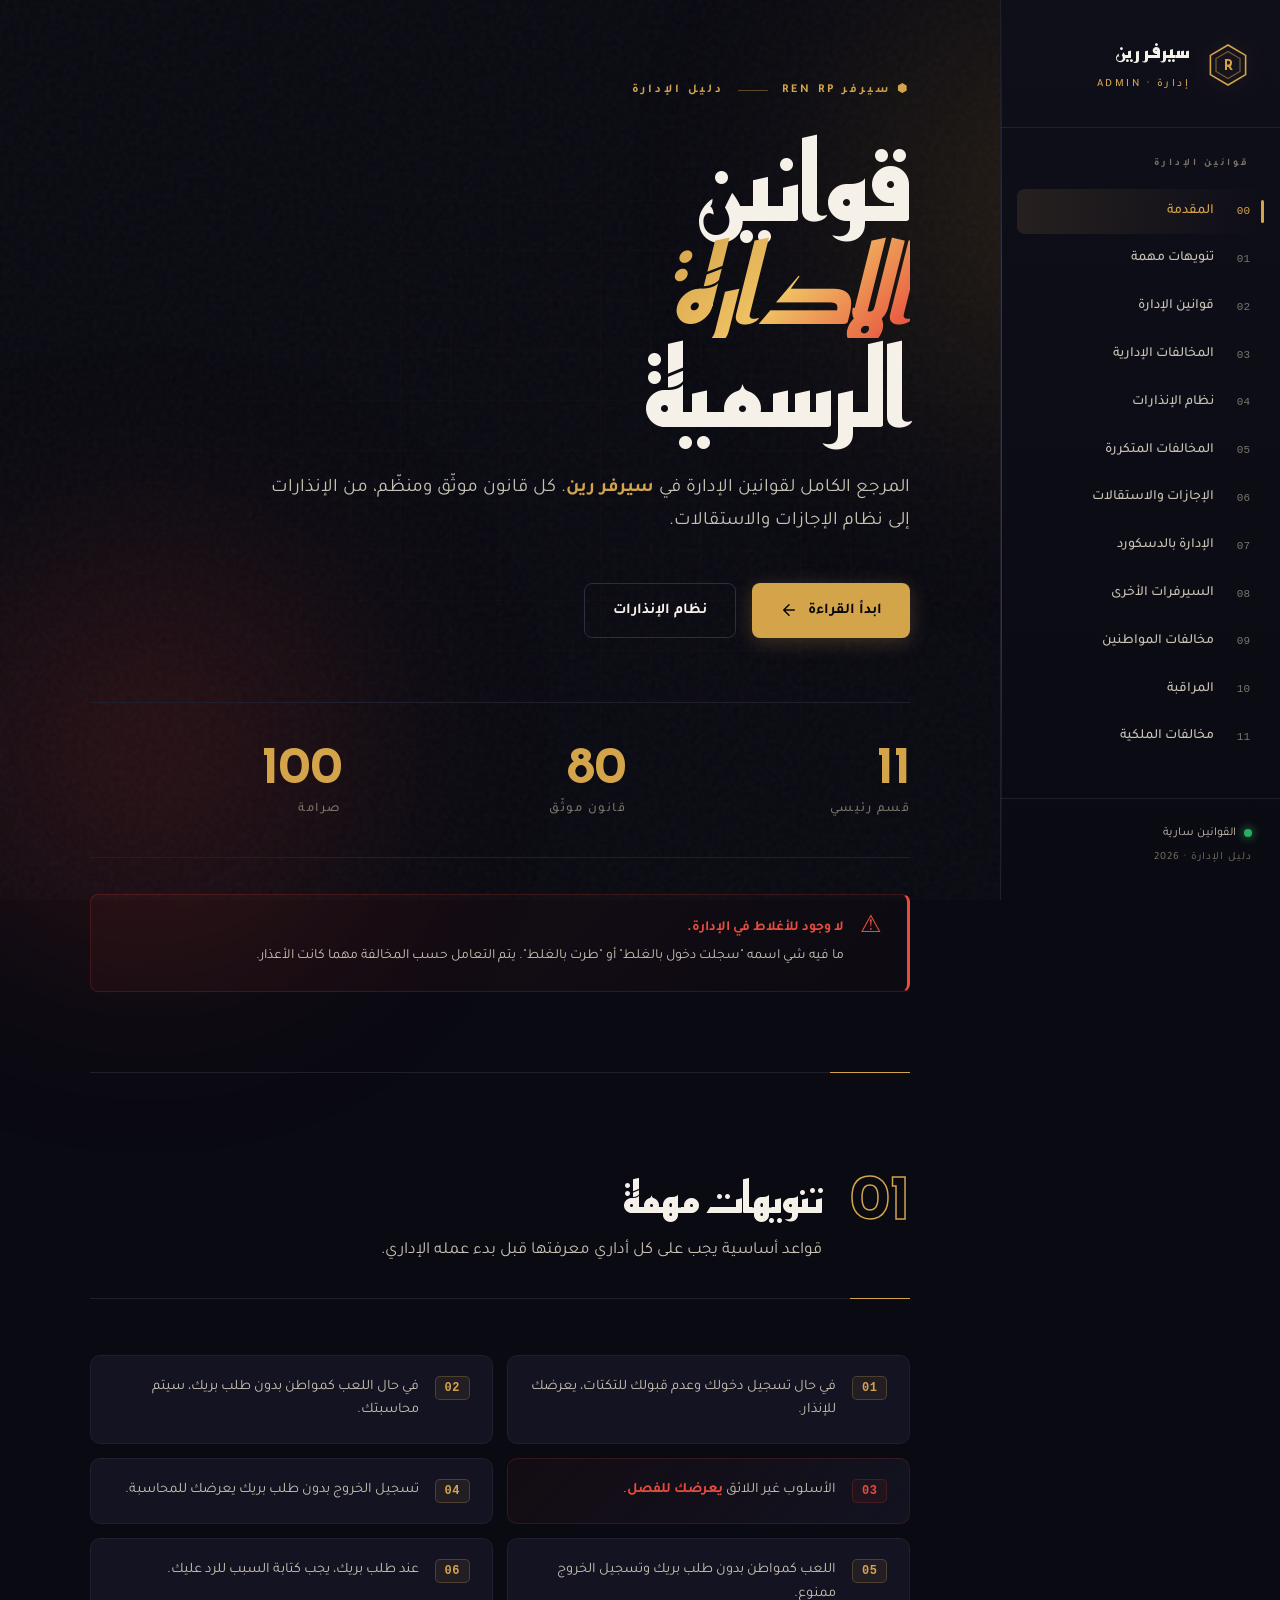
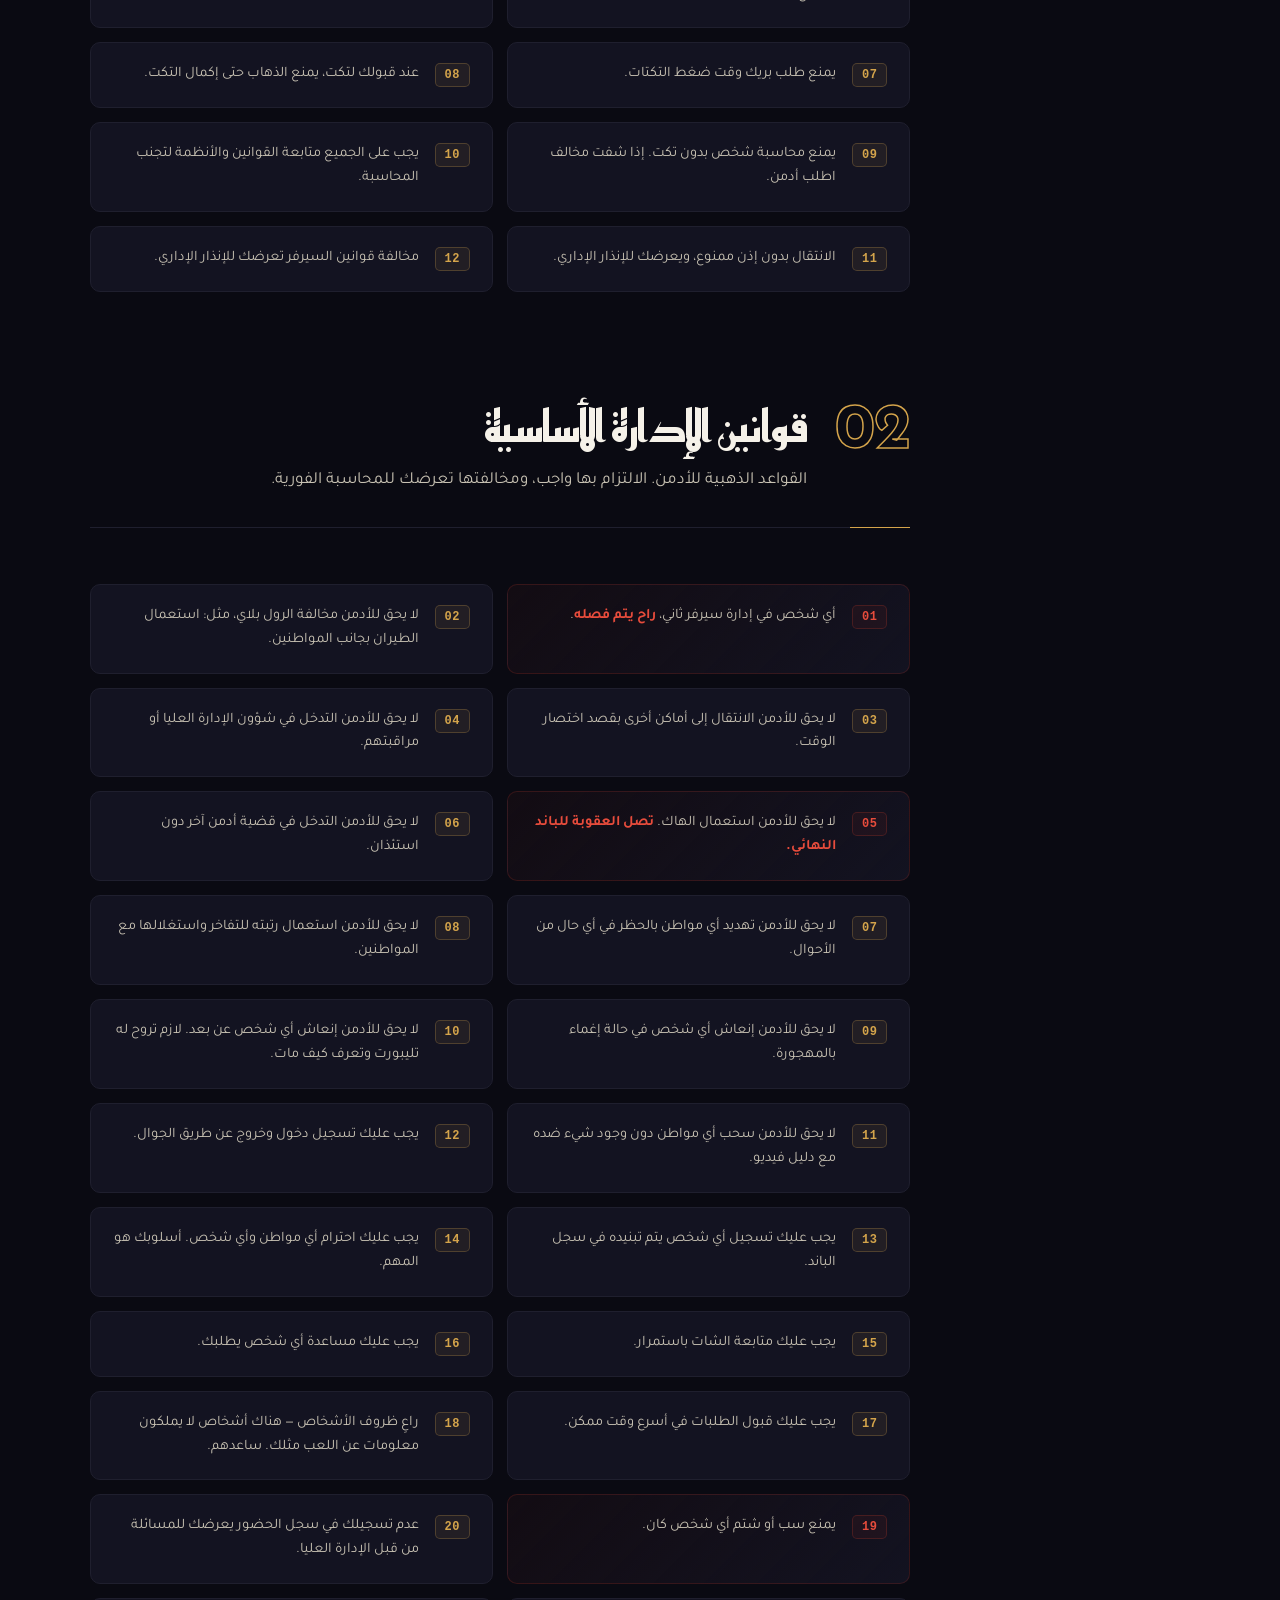
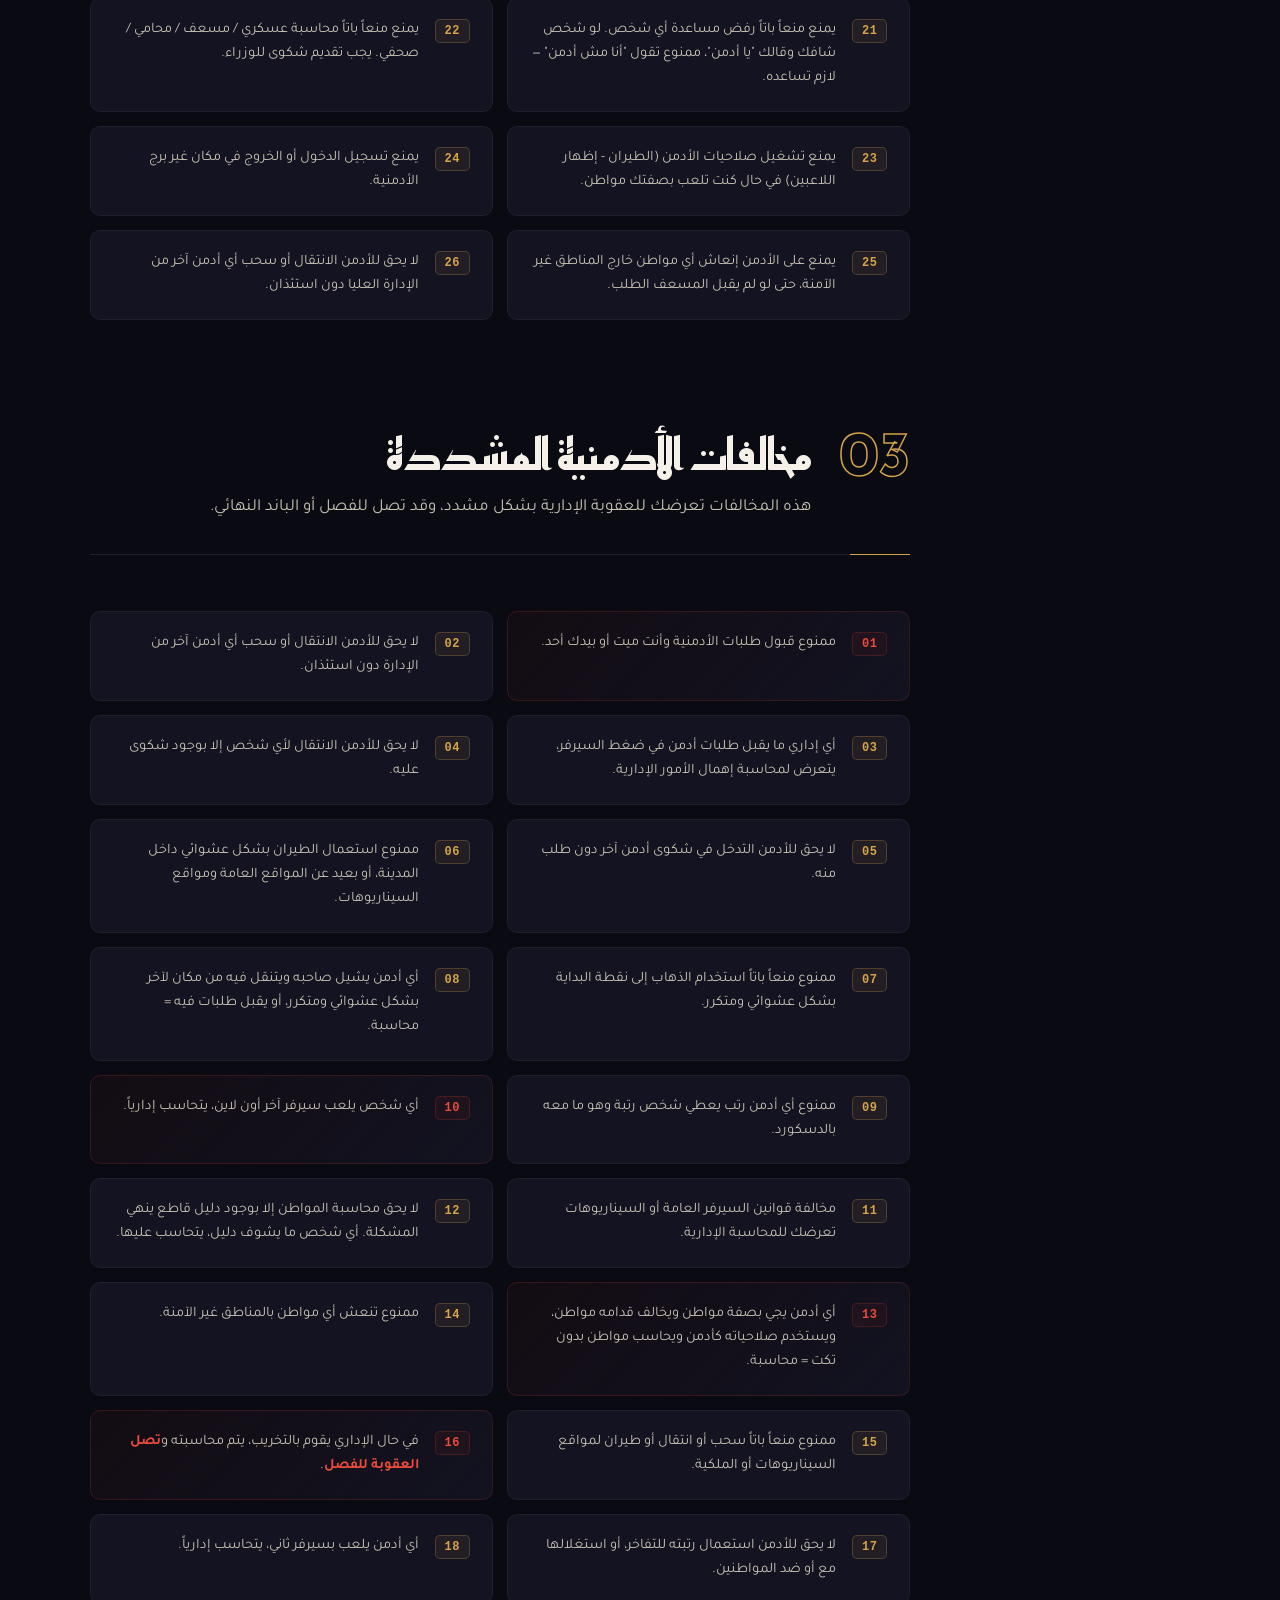
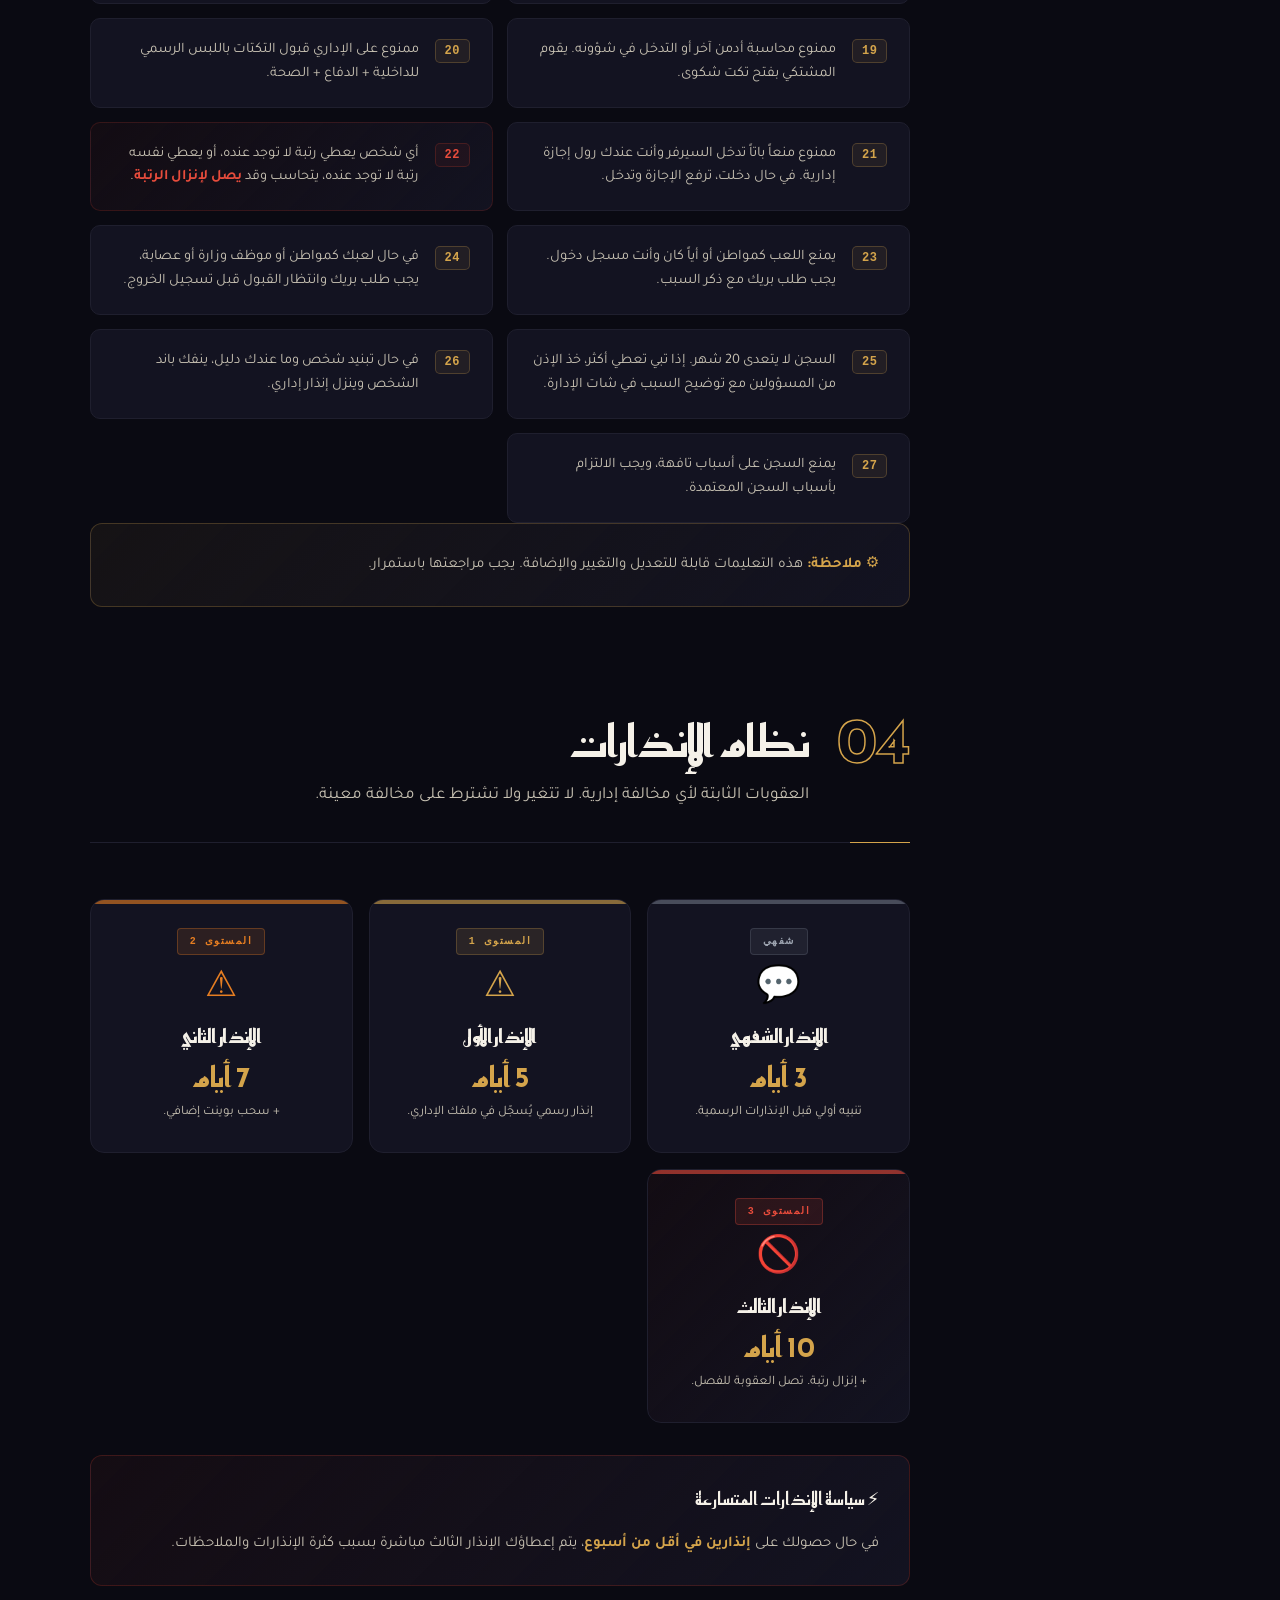
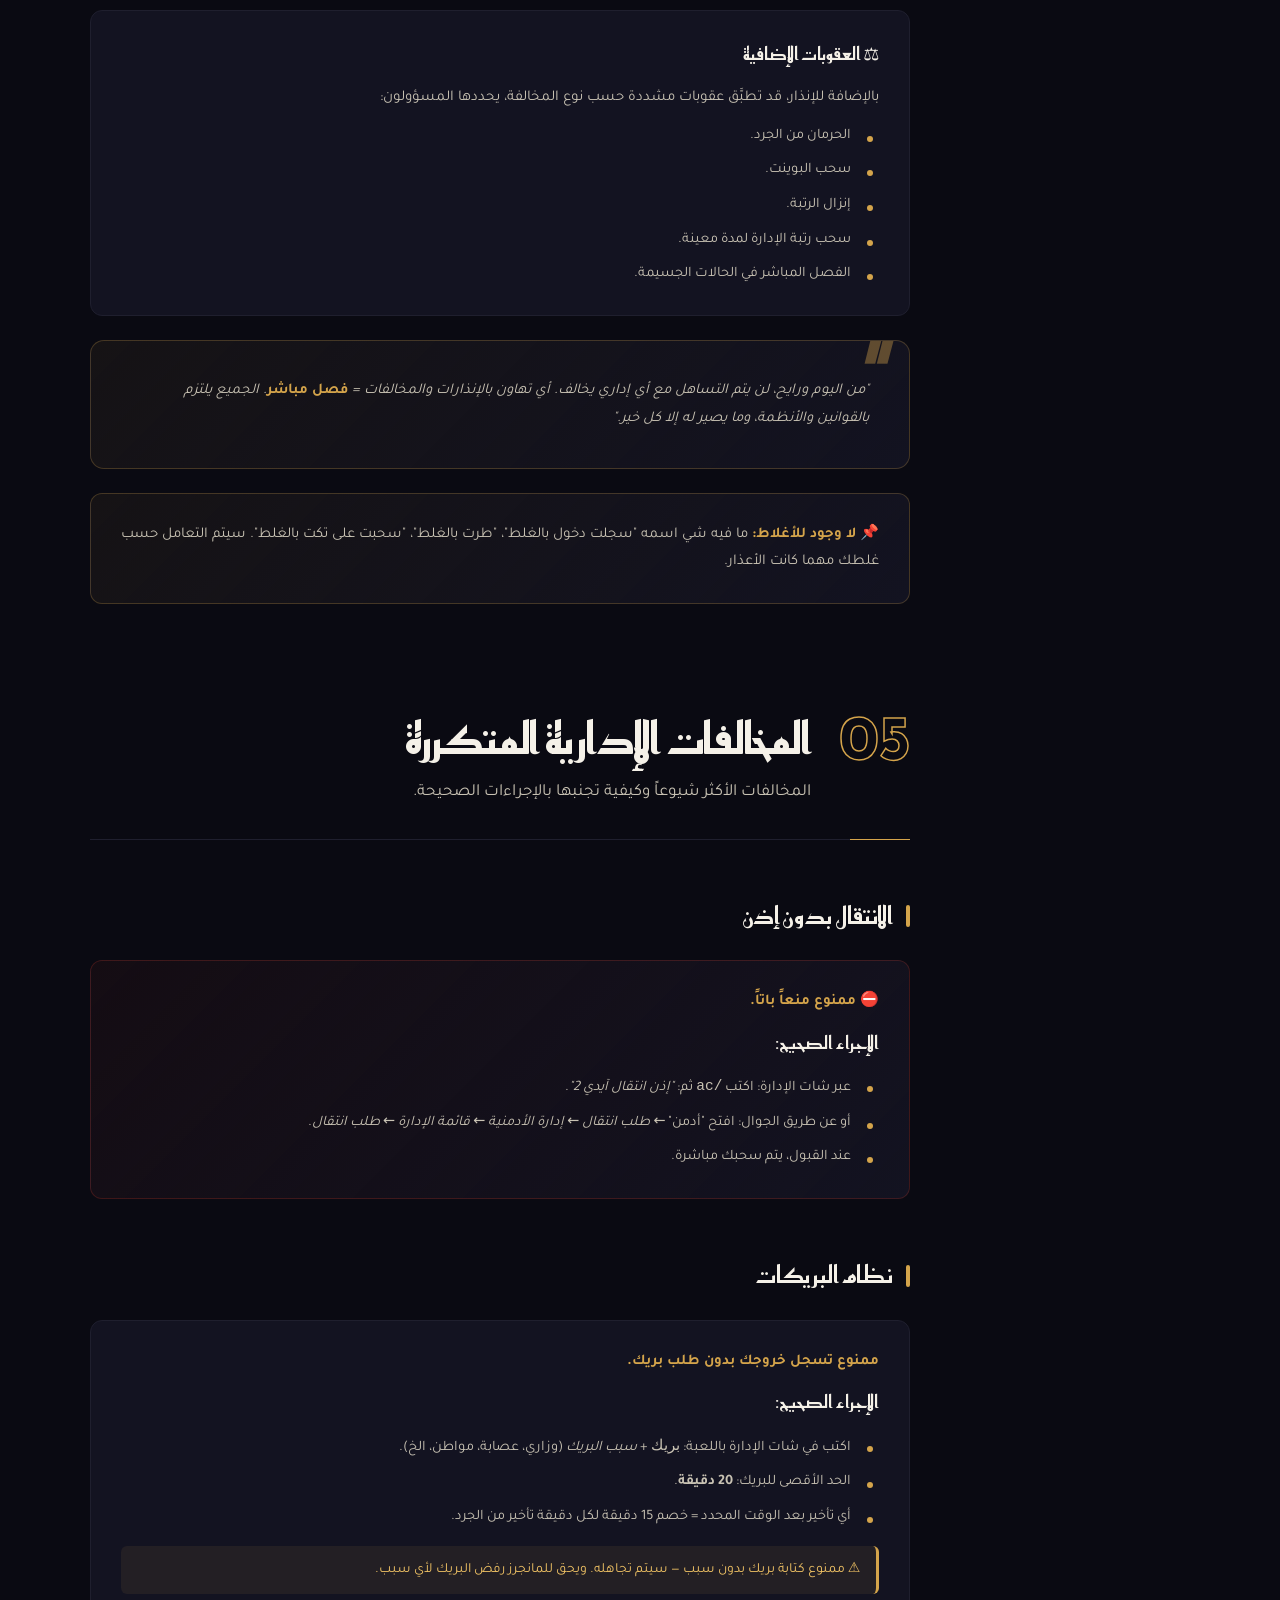
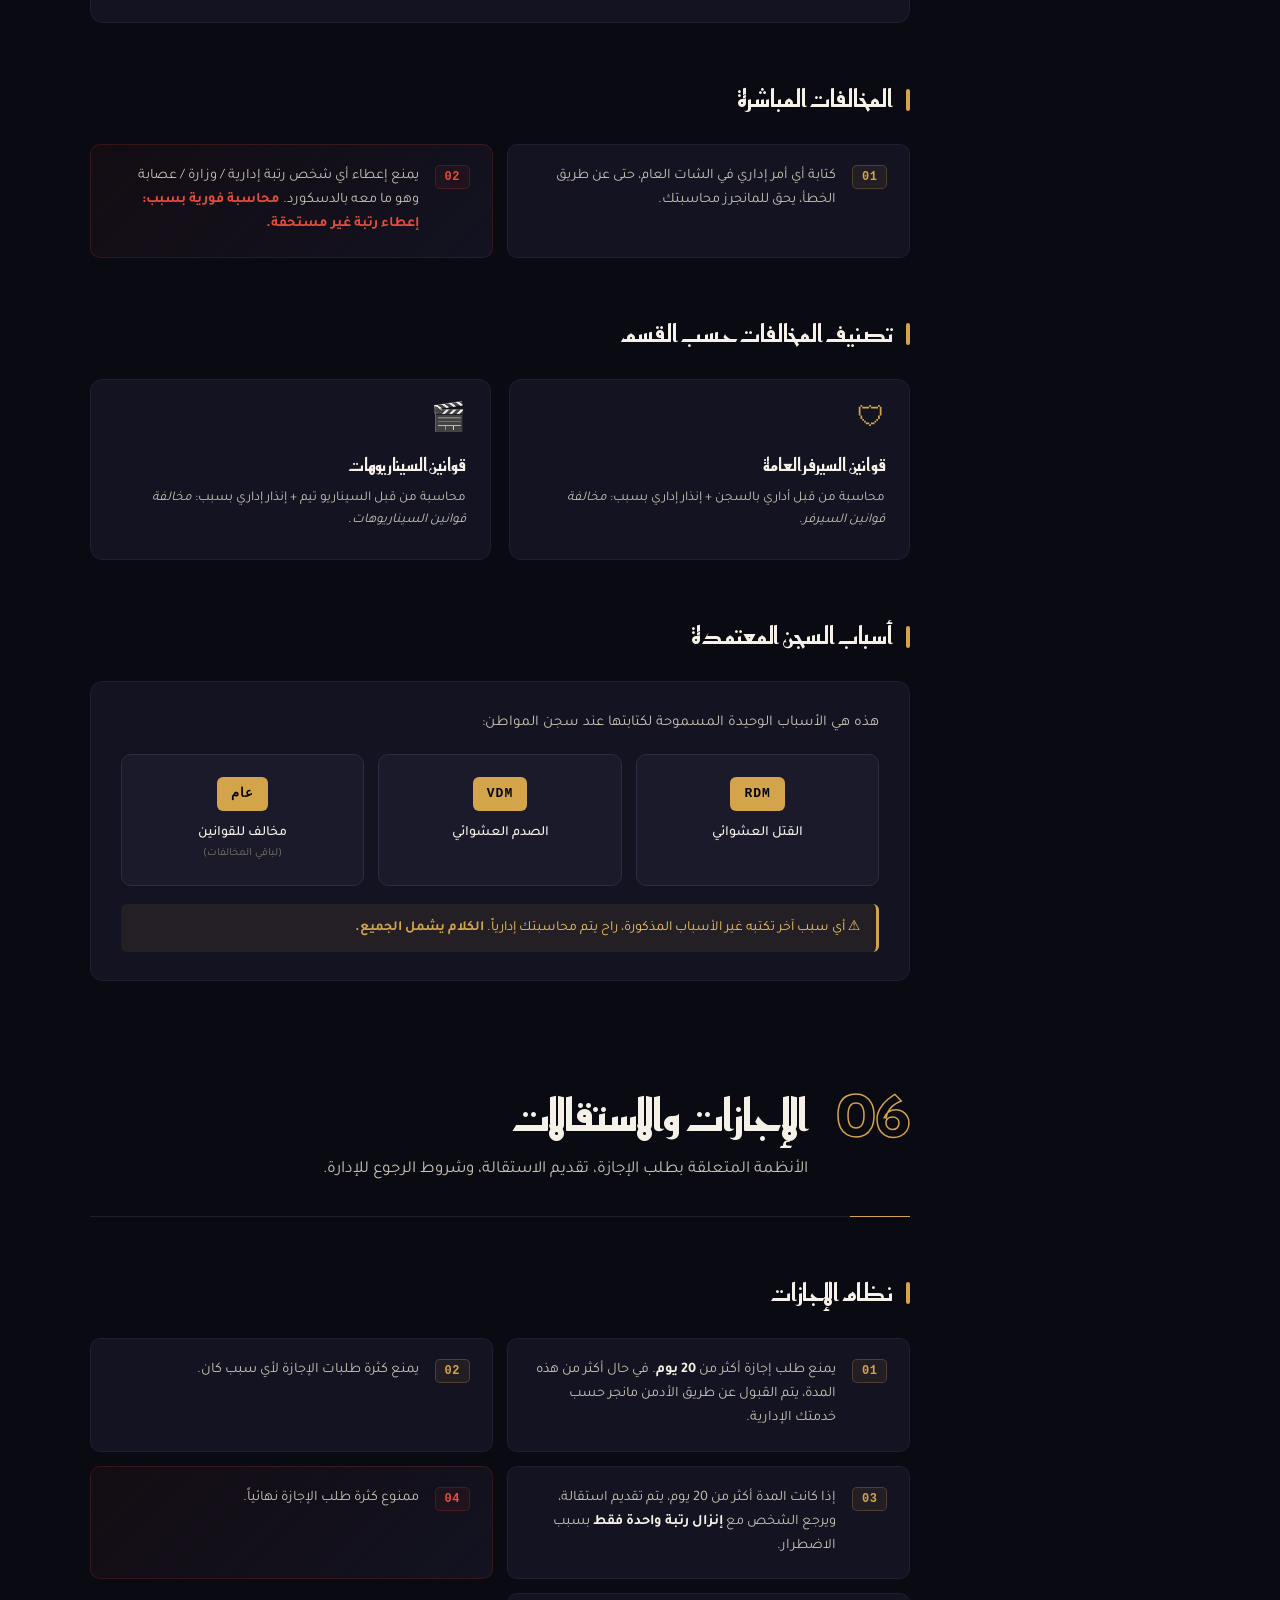
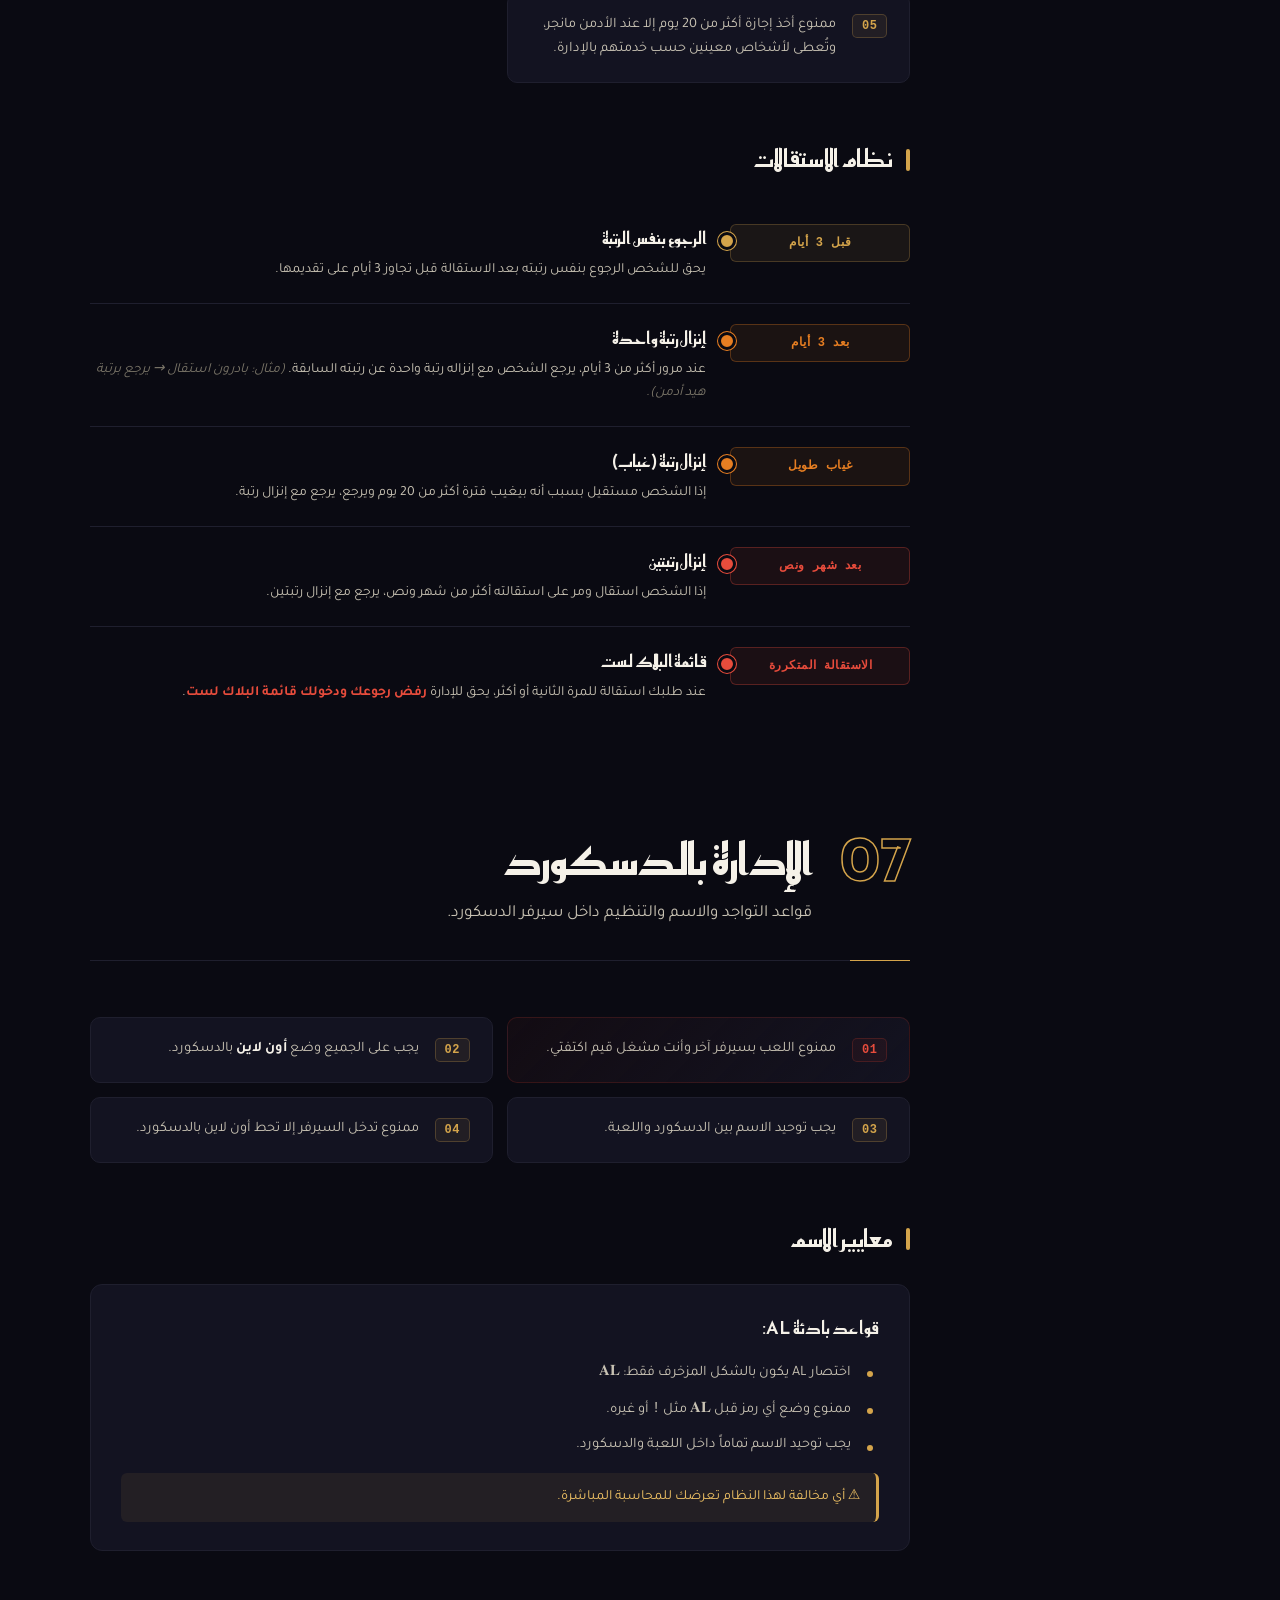
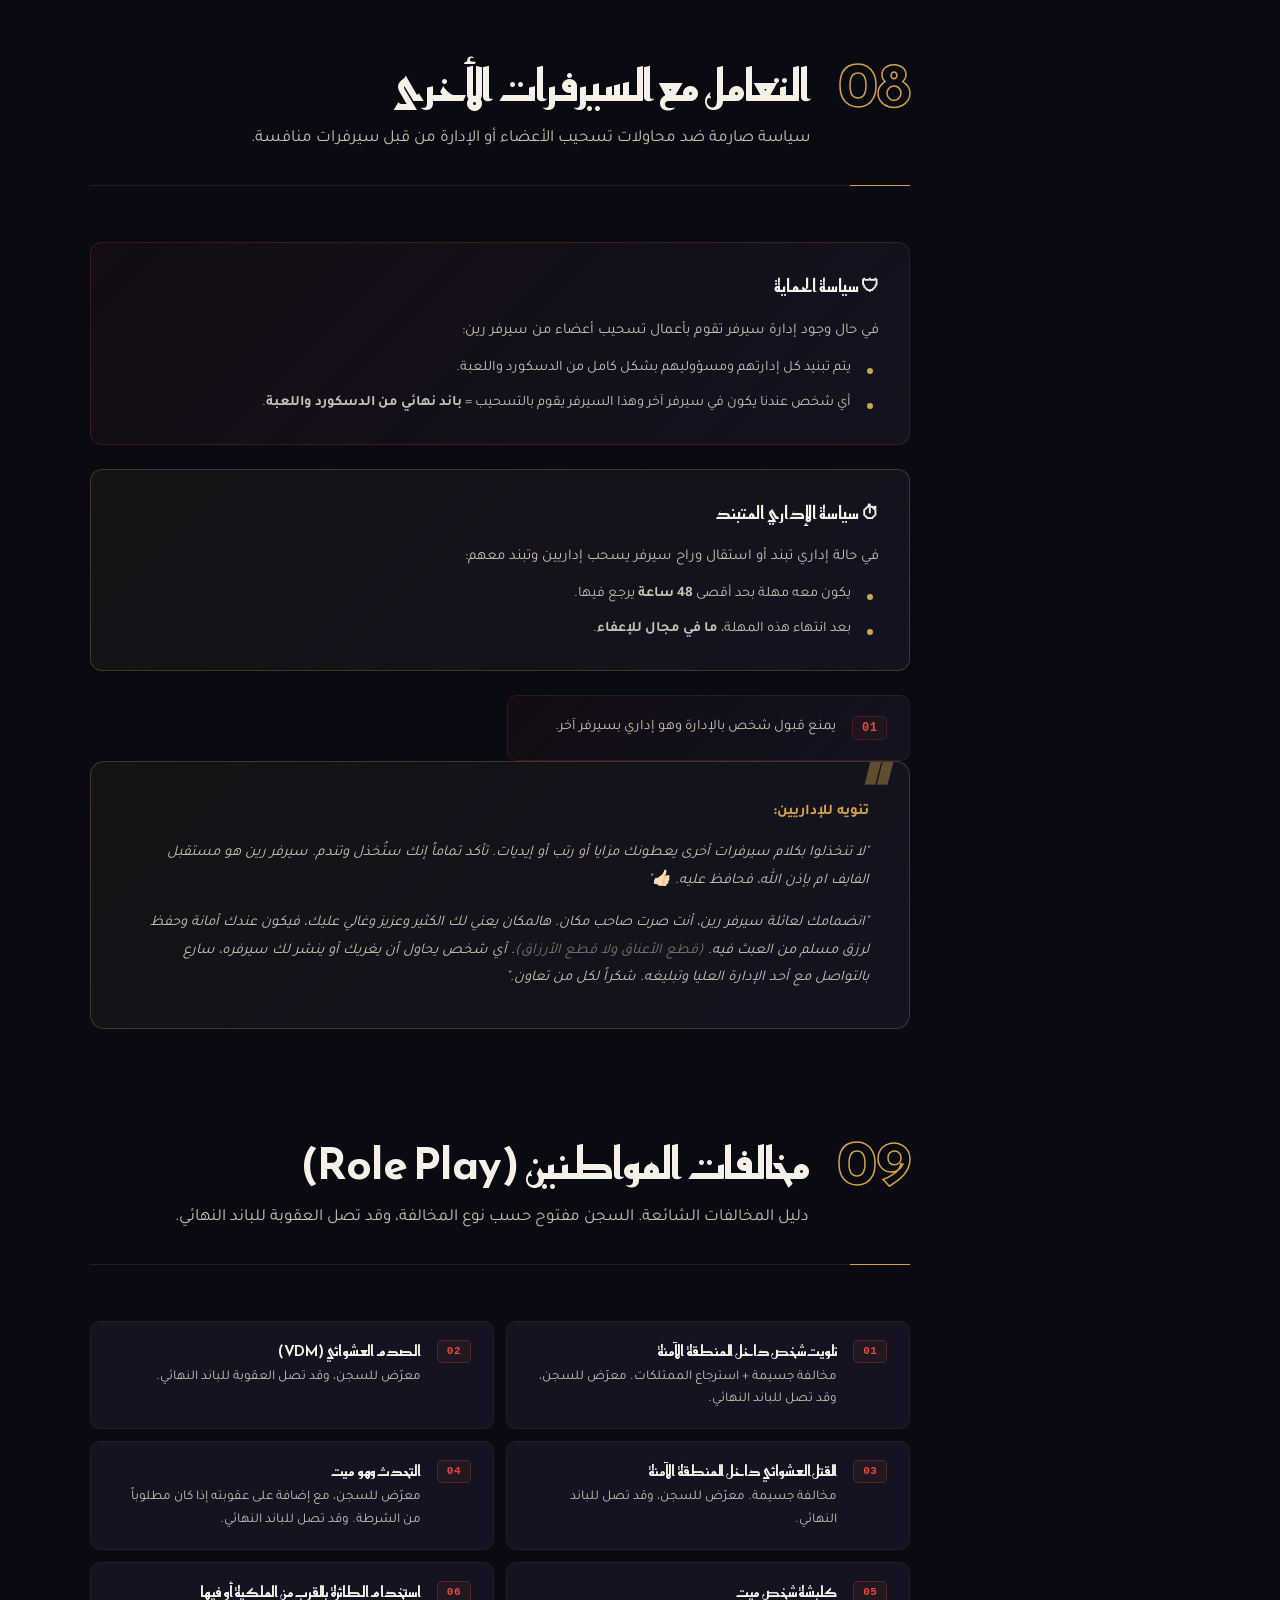
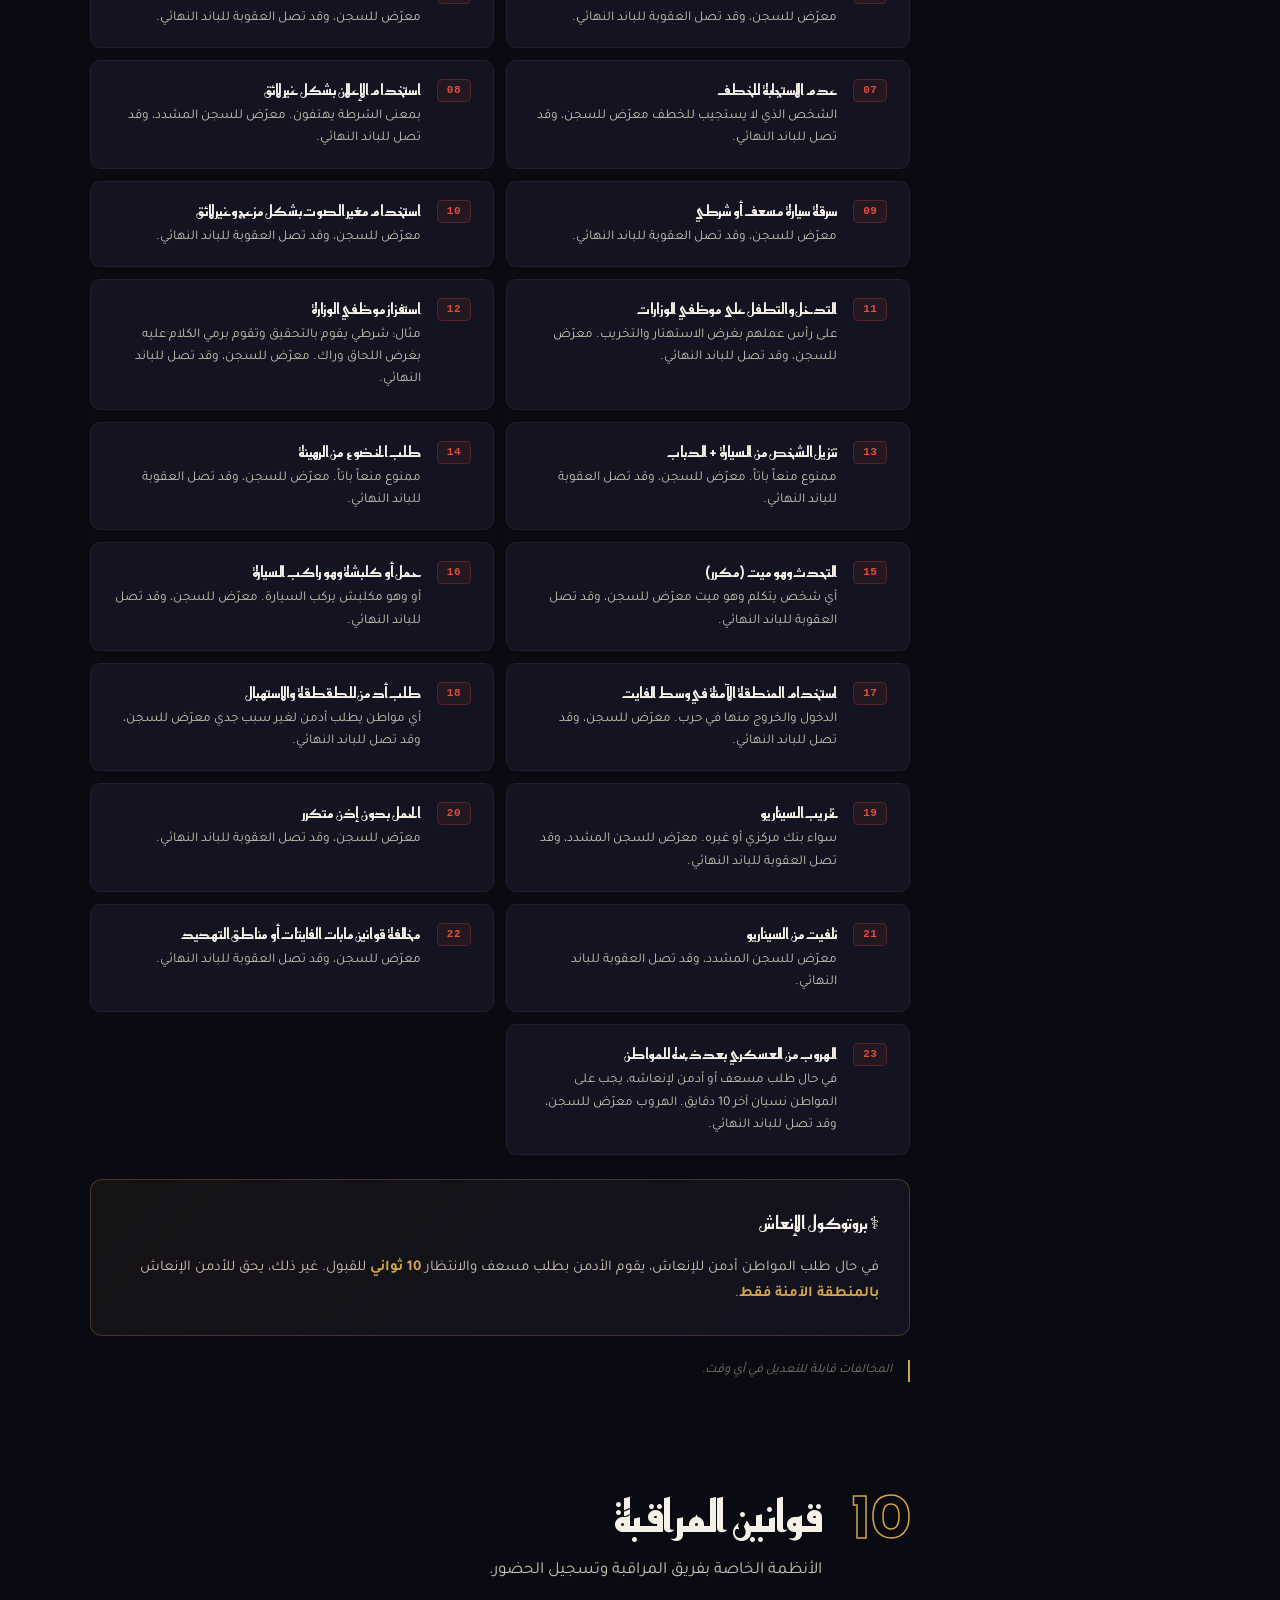
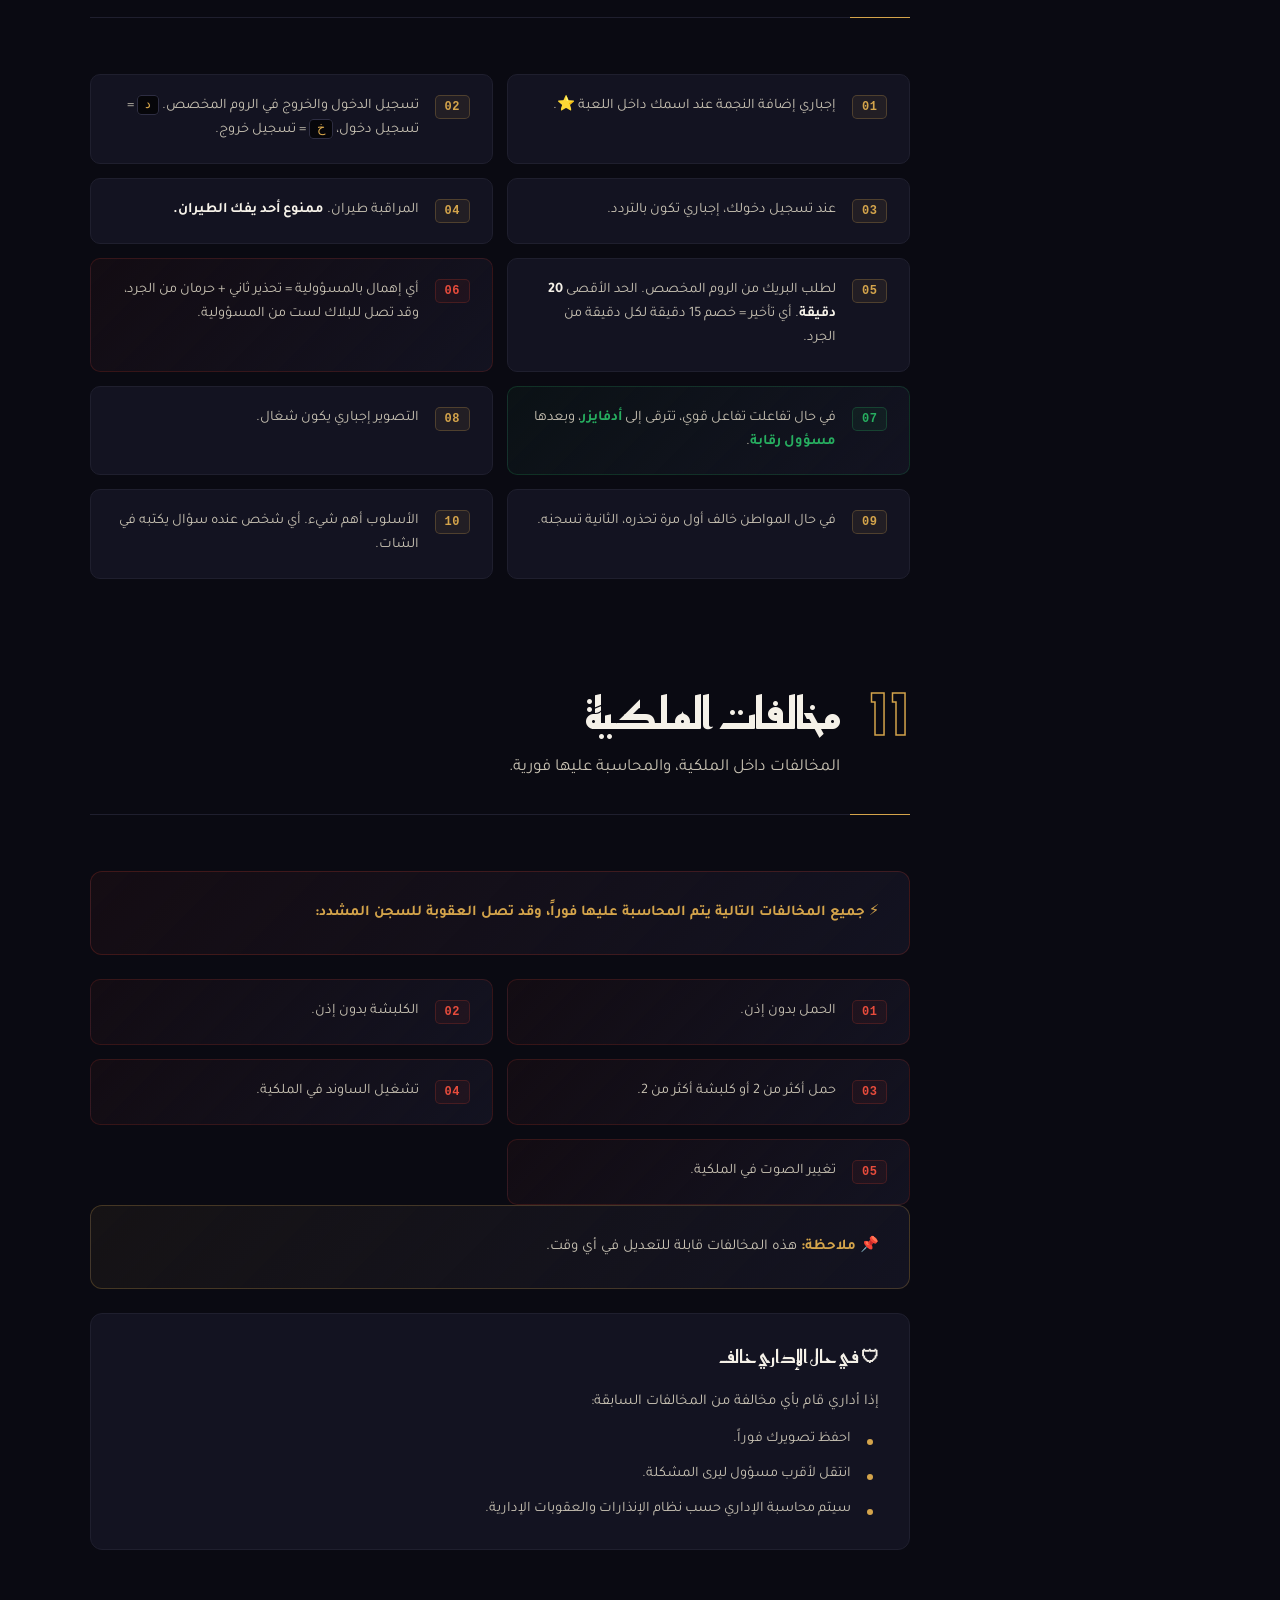
<file: index.html>
<!DOCTYPE html>
<html lang="ar" dir="rtl">
<head>
<meta charset="UTF-8">
<meta name="viewport" content="width=device-width, initial-scale=1.0">
<meta name="description" content="القوانين الإدارية الرسمية لسيرفر رين - REN RP. كل قوانين الإدارة، الإنذارات، الإجازات، والمحاسبات في مكان واحد.">
<meta name="keywords" content="سيرفر رين, REN RP, قوانين الادارة, ادمن, FiveM, RP, رول بلاي">
<meta property="og:title" content="سيرفر رين | قوانين الإدارة">
<meta property="og:description" content="القوانين الإدارية الرسمية لسيرفر رين">
<meta property="og:type" content="website">
<meta name="theme-color" content="#0a0a0f">
<title>سيرفر رين | قوانين الإدارة</title>

<link rel="preconnect" href="https://fonts.googleapis.com">
<link rel="preconnect" href="https://fonts.gstatic.com" crossorigin>
<link href="https://fonts.googleapis.com/css2?family=Tajawal:wght@300;400;500;700;800;900&family=Reem+Kufi:wght@400;500;600;700&family=Cairo:wght@200;300;400;600;700;900&display=swap" rel="stylesheet">

<link rel="stylesheet" href="styles.css">
</head>
<body>

<!-- ░░░░░ خلفية متحركة ░░░░░ -->
<div class="bg-grid" aria-hidden="true"></div>
<div class="bg-glow bg-glow-1" aria-hidden="true"></div>
<div class="bg-glow bg-glow-2" aria-hidden="true"></div>
<div class="bg-noise" aria-hidden="true"></div>

<!-- ░░░░░ شاشة التحميل ░░░░░ -->
<div class="loader" id="loader">
  <div class="loader-inner">
    <div class="loader-logo">
      <span class="loader-letter">س</span>
      <span class="loader-letter">ي</span>
      <span class="loader-letter">ر</span>
      <span class="loader-letter">ف</span>
      <span class="loader-letter">ر</span>
      <span class="loader-letter loader-space"></span>
      <span class="loader-letter">ر</span>
      <span class="loader-letter">ي</span>
      <span class="loader-letter">ن</span>
    </div>
    <div class="loader-bar"><div class="loader-fill"></div></div>
  </div>
</div>

<!-- ░░░░░ زر القائمة (موبايل) ░░░░░ -->
<button class="menu-toggle" id="menuToggle" aria-label="فتح القائمة">
  <span></span><span></span><span></span>
</button>

<!-- ░░░░░ الشريط الجانبي ░░░░░ -->
<aside class="sidebar" id="sidebar">
  <div class="sidebar-brand">
    <div class="brand-mark">
      <svg viewBox="0 0 60 60" fill="none">
        <path d="M30 5 L52 18 L52 42 L30 55 L8 42 L8 18 Z" stroke="currentColor" stroke-width="2" fill="none"/>
        <path d="M30 13 L45 22 L45 38 L30 47 L15 38 L15 22 Z" stroke="currentColor" stroke-width="1.5" fill="none" opacity="0.5"/>
        <text x="30" y="36" text-anchor="middle" font-family="Reem Kufi" font-weight="700" font-size="18" fill="currentColor">R</text>
      </svg>
    </div>
    <div class="brand-text">
      <h1 class="brand-title">سيرفر رين</h1>
      <span class="brand-sub">إدارة · ADMIN</span>
    </div>
  </div>

  <nav class="sidebar-nav">
    <div class="nav-label">قوانين الإدارة</div>
    <ul>
      <li><a href="#intro" class="nav-link active"><span class="nav-num">00</span><span>المقدمة</span></a></li>
      <li><a href="#notes" class="nav-link"><span class="nav-num">01</span><span>تنويهات مهمة</span></a></li>
      <li><a href="#admin-rules" class="nav-link"><span class="nav-num">02</span><span>قوانين الإدارة</span></a></li>
      <li><a href="#violations" class="nav-link"><span class="nav-num">03</span><span>المخالفات الإدارية</span></a></li>
      <li><a href="#warnings" class="nav-link"><span class="nav-num">04</span><span>نظام الإنذارات</span></a></li>
      <li><a href="#breaks" class="nav-link"><span class="nav-num">05</span><span>المخالفات المتكررة</span></a></li>
      <li><a href="#vacations" class="nav-link"><span class="nav-num">06</span><span>الإجازات والاستقالات</span></a></li>
      <li><a href="#discord" class="nav-link"><span class="nav-num">07</span><span>الإدارة بالدسكورد</span></a></li>
      <li><a href="#external" class="nav-link"><span class="nav-num">08</span><span>السيرفرات الأخرى</span></a></li>
      <li><a href="#citizens" class="nav-link"><span class="nav-num">09</span><span>مخالفات المواطنين</span></a></li>
      <li><a href="#monitoring" class="nav-link"><span class="nav-num">10</span><span>المراقبة</span></a></li>
      <li><a href="#property" class="nav-link"><span class="nav-num">11</span><span>مخالفات الملكية</span></a></li>
    </ul>
  </nav>

  <div class="sidebar-foot">
    <div class="foot-status">
      <span class="status-dot"></span>
      <span>القوانين سارية</span>
    </div>
    <div class="foot-version">دليل الإدارة · 2026</div>
  </div>
</aside>

<!-- ░░░░░ المحتوى الرئيسي ░░░░░ -->
<main class="main">

  <!-- ═══════ الهيرو ═══════ -->
  <section class="hero" id="intro">
    <div class="hero-meta">
      <span class="hero-tag">⬢ سيرفر REN RP</span>
      <span class="hero-divider"></span>
      <span class="hero-tag">دليل الإدارة</span>
    </div>

    <h1 class="hero-title">
      <span class="title-line">قوانين</span>
      <span class="title-line title-accent">الإدارة</span>
      <span class="title-line">الرسمية</span>
    </h1>

    <p class="hero-desc">
      المرجع الكامل لقوانين الإدارة في <strong>سيرفر رين</strong>. كل قانون موثّق ومنظّم، من الإنذارات إلى نظام الإجازات والاستقالات.
    </p>

    <div class="hero-actions">
      <a href="#admin-rules" class="btn btn-primary">
        <span>ابدأ القراءة</span>
        <svg width="18" height="18" viewBox="0 0 24 24" fill="none"><path d="M19 12H5M12 19l-7-7 7-7" stroke="currentColor" stroke-width="2" stroke-linecap="round" stroke-linejoin="round"/></svg>
      </a>
      <a href="#warnings" class="btn btn-ghost">نظام الإنذارات</a>
    </div>

    <div class="hero-stats">
      <div class="stat">
        <div class="stat-num" data-count="11">0</div>
        <div class="stat-label">قسم رئيسي</div>
      </div>
      <div class="stat">
        <div class="stat-num" data-count="80">0</div>
        <div class="stat-label">قانون موثّق</div>
      </div>
      <div class="stat">
        <div class="stat-num" data-count="100">0</div>
        <div class="stat-label" data-suffix="%">صرامة</div>
      </div>
    </div>

    <div class="hero-warning">
      <div class="warn-icon">⚠</div>
      <div>
        <strong>لا وجود للأغلاط في الإدارة.</strong>
        ما فيه شي اسمه "سجلت دخول بالغلط" أو "طرت بالغلط". يتم التعامل حسب المخالفة مهما كانت الأعذار.
      </div>
    </div>
  </section>

  <!-- ═══════ القسم 01: تنويهات مهمة ═══════ -->
  <section class="section" id="notes">
    <div class="section-head">
      <div class="section-num">01</div>
      <div>
        <h2 class="section-title">تنويهات مهمة</h2>
        <p class="section-sub">قواعد أساسية يجب على كل أداري معرفتها قبل بدء عمله الإداري.</p>
      </div>
    </div>

    <div class="rules-grid">
      <article class="rule"><div class="rule-num">01</div><p>في حال تسجيل دخولك وعدم قبولك للتكتات، يعرضك للإنذار.</p></article>
      <article class="rule"><div class="rule-num">02</div><p>في حال اللعب كمواطن بدون طلب بريك، سيتم محاسبتك.</p></article>
      <article class="rule danger"><div class="rule-num">03</div><p>الأسلوب غير اللائق <strong>يعرضك للفصل</strong>.</p></article>
      <article class="rule"><div class="rule-num">04</div><p>تسجيل الخروج بدون طلب بريك يعرضك للمحاسبة.</p></article>
      <article class="rule"><div class="rule-num">05</div><p>اللعب كمواطن بدون طلب بريك وتسجيل الخروج ممنوع.</p></article>
      <article class="rule"><div class="rule-num">06</div><p>عند طلب بريك، يجب كتابة السبب للرد عليك.</p></article>
      <article class="rule"><div class="rule-num">07</div><p>يمنع طلب بريك وقت ضغط التكتات.</p></article>
      <article class="rule"><div class="rule-num">08</div><p>عند قبولك لتكت، يمنع الذهاب حتى إكمال التكت.</p></article>
      <article class="rule"><div class="rule-num">09</div><p>يمنع محاسبة شخص بدون تكت. إذا شفت مخالف اطلب أدمن.</p></article>
      <article class="rule"><div class="rule-num">10</div><p>يجب على الجميع متابعة القوانين والأنظمة لتجنب المحاسبة.</p></article>
      <article class="rule"><div class="rule-num">11</div><p>الانتقال بدون إذن ممنوع، ويعرضك للإنذار الإداري.</p></article>
      <article class="rule"><div class="rule-num">12</div><p>مخالفة قوانين السيرفر تعرضك للإنذار الإداري.</p></article>
    </div>
  </section>

  <!-- ═══════ القسم 02: قوانين الإدارة الأساسية ═══════ -->
  <section class="section" id="admin-rules">
    <div class="section-head">
      <div class="section-num">02</div>
      <div>
        <h2 class="section-title">قوانين الإدارة الأساسية</h2>
        <p class="section-sub">القواعد الذهبية للأدمن. الالتزام بها واجب، ومخالفتها تعرضك للمحاسبة الفورية.</p>
      </div>
    </div>

    <div class="rules-grid">
      <article class="rule danger"><div class="rule-num">01</div><p>أي شخص في إدارة سيرفر ثاني، <strong>راح يتم فصله</strong>.</p></article>
      <article class="rule"><div class="rule-num">02</div><p>لا يحق للأدمن مخالفة الرول بلاي، مثل: استعمال الطيران بجانب المواطنين.</p></article>
      <article class="rule"><div class="rule-num">03</div><p>لا يحق للأدمن الانتقال إلى أماكن أخرى بقصد اختصار الوقت.</p></article>
      <article class="rule"><div class="rule-num">04</div><p>لا يحق للأدمن التدخل في شؤون الإدارة العليا أو مراقبتهم.</p></article>
      <article class="rule danger"><div class="rule-num">05</div><p>لا يحق للأدمن استعمال الهاك. <strong>تصل العقوبة للباند النهائي.</strong></p></article>
      <article class="rule"><div class="rule-num">06</div><p>لا يحق للأدمن التدخل في قضية أدمن آخر دون استئذان.</p></article>
      <article class="rule"><div class="rule-num">07</div><p>لا يحق للأدمن تهديد أي مواطن بالحظر في أي حال من الأحوال.</p></article>
      <article class="rule"><div class="rule-num">08</div><p>لا يحق للأدمن استعمال رتبته للتفاخر واستغلالها مع المواطنين.</p></article>
      <article class="rule"><div class="rule-num">09</div><p>لا يحق للأدمن إنعاش أي شخص في حالة إغماء بالمهجورة.</p></article>
      <article class="rule"><div class="rule-num">10</div><p>لا يحق للأدمن إنعاش أي شخص عن بعد. لازم تروح له تليبورت وتعرف كيف مات.</p></article>
      <article class="rule"><div class="rule-num">11</div><p>لا يحق للأدمن سحب أي مواطن دون وجود شيء ضده مع دليل فيديو.</p></article>
      <article class="rule"><div class="rule-num">12</div><p>يجب عليك تسجيل دخول وخروج عن طريق الجوال.</p></article>
      <article class="rule"><div class="rule-num">13</div><p>يجب عليك تسجيل أي شخص يتم تبنيده في سجل الباند.</p></article>
      <article class="rule"><div class="rule-num">14</div><p>يجب عليك احترام أي مواطن وأي شخص. أسلوبك هو المهم.</p></article>
      <article class="rule"><div class="rule-num">15</div><p>يجب عليك متابعة الشات باستمرار.</p></article>
      <article class="rule"><div class="rule-num">16</div><p>يجب عليك مساعدة أي شخص يطلبك.</p></article>
      <article class="rule"><div class="rule-num">17</div><p>يجب عليك قبول الطلبات في أسرع وقت ممكن.</p></article>
      <article class="rule"><div class="rule-num">18</div><p>راعِ ظروف الأشخاص — هناك أشخاص لا يملكون معلومات عن اللعب مثلك. ساعدهم.</p></article>
      <article class="rule danger"><div class="rule-num">19</div><p>يمنع سب أو شتم أي شخص كان.</p></article>
      <article class="rule"><div class="rule-num">20</div><p>عدم تسجيلك في سجل الحضور يعرضك للمسائلة من قبل الإدارة العليا.</p></article>
      <article class="rule"><div class="rule-num">21</div><p>يمنع منعاً باتاً رفض مساعدة أي شخص. لو شخص شافك وقالك "يا أدمن"، ممنوع تقول "أنا مش أدمن" — لازم تساعده.</p></article>
      <article class="rule"><div class="rule-num">22</div><p>يمنع منعاً باتاً محاسبة عسكري / مسعف / محامي / صحفي. يجب تقديم شكوى للوزراء.</p></article>
      <article class="rule"><div class="rule-num">23</div><p>يمنع تشغيل صلاحيات الأدمن (الطيران - إظهار اللاعبين) في حال كنت تلعب بصفتك مواطن.</p></article>
      <article class="rule"><div class="rule-num">24</div><p>يمنع تسجيل الدخول أو الخروج في مكان غير برج الأدمنية.</p></article>
      <article class="rule"><div class="rule-num">25</div><p>يمنع على الأدمن إنعاش أي مواطن خارج المناطق غير الآمنة، حتى لو لم يقبل المسعف الطلب.</p></article>
      <article class="rule"><div class="rule-num">26</div><p>لا يحق للأدمن الانتقال أو سحب أي أدمن آخر من الإدارة العليا دون استئذان.</p></article>
    </div>
  </section>

  <!-- ═══════ القسم 03: المخالفات الإدارية المشددة ═══════ -->
  <section class="section" id="violations">
    <div class="section-head">
      <div class="section-num">03</div>
      <div>
        <h2 class="section-title">مخالفات الأدمنية المشددة</h2>
        <p class="section-sub">هذه المخالفات تعرضك للعقوبة الإدارية بشكل مشدد، وقد تصل للفصل أو الباند النهائي.</p>
      </div>
    </div>

    <div class="rules-grid">
      <article class="rule danger"><div class="rule-num">01</div><p>ممنوع قبول طلبات الأدمنية وأنت ميت أو بيدك أحد.</p></article>
      <article class="rule"><div class="rule-num">02</div><p>لا يحق للأدمن الانتقال أو سحب أي أدمن آخر من الإدارة دون استئذان.</p></article>
      <article class="rule"><div class="rule-num">03</div><p>أي إداري ما يقبل طلبات أدمن في ضغط السيرفر، يتعرض لمحاسبة إهمال الأمور الإدارية.</p></article>
      <article class="rule"><div class="rule-num">04</div><p>لا يحق للأدمن الانتقال لأي شخص إلا بوجود شكوى عليه.</p></article>
      <article class="rule"><div class="rule-num">05</div><p>لا يحق للأدمن التدخل في شكوى أدمن آخر دون طلب منه.</p></article>
      <article class="rule"><div class="rule-num">06</div><p>ممنوع استعمال الطيران بشكل عشوائي داخل المدينة، أو بعيد عن المواقع العامة ومواقع السيناريوهات.</p></article>
      <article class="rule"><div class="rule-num">07</div><p>ممنوع منعاً باتاً استخدام الذهاب إلى نقطة البداية بشكل عشوائي ومتكرر.</p></article>
      <article class="rule"><div class="rule-num">08</div><p>أي أدمن يشيل صاحبه ويتنقل فيه من مكان لآخر بشكل عشوائي ومتكرر، أو يقبل طلبات فيه = محاسبة.</p></article>
      <article class="rule"><div class="rule-num">09</div><p>ممنوع أي أدمن رتب يعطي شخص رتبة وهو ما معه بالدسكورد.</p></article>
      <article class="rule danger"><div class="rule-num">10</div><p>أي شخص يلعب سيرفر آخر أون لاين، يتحاسب إدارياً.</p></article>
      <article class="rule"><div class="rule-num">11</div><p>مخالفة قوانين السيرفر العامة أو السيناريوهات تعرضك للمحاسبة الإدارية.</p></article>
      <article class="rule"><div class="rule-num">12</div><p>لا يحق محاسبة المواطن إلا بوجود دليل قاطع ينهي المشكلة. أي شخص ما يشوف دليل، يتحاسب عليها.</p></article>
      <article class="rule danger"><div class="rule-num">13</div><p>أي أدمن يجي بصفة مواطن ويخالف قدامه مواطن، ويستخدم صلاحياته كأدمن ويحاسب مواطن بدون تكت = محاسبة.</p></article>
      <article class="rule"><div class="rule-num">14</div><p>ممنوع تنعش أي مواطن بالمناطق غير الآمنة.</p></article>
      <article class="rule"><div class="rule-num">15</div><p>ممنوع منعاً باتاً سحب أو انتقال أو طيران لمواقع السيناريوهات أو الملكية.</p></article>
      <article class="rule danger"><div class="rule-num">16</div><p>في حال الإداري يقوم بالتخريب، يتم محاسبته و<strong>تصل العقوبة للفصل</strong>.</p></article>
      <article class="rule"><div class="rule-num">17</div><p>لا يحق للأدمن استعمال رتبته للتفاخر، أو استغلالها مع أو ضد المواطنين.</p></article>
      <article class="rule"><div class="rule-num">18</div><p>أي أدمن يلعب بسيرفر ثاني، يتحاسب إدارياً.</p></article>
      <article class="rule"><div class="rule-num">19</div><p>ممنوع محاسبة أدمن آخر أو التدخل في شؤونه. يقوم المشتكي بفتح تكت شكوى.</p></article>
      <article class="rule"><div class="rule-num">20</div><p>ممنوع على الإداري قبول التكتات باللبس الرسمي للداخلية + الدفاع + الصحة.</p></article>
      <article class="rule"><div class="rule-num">21</div><p>ممنوع منعاً باتاً تدخل السيرفر وأنت عندك رول إجازة إدارية. في حال دخلت، ترفع الإجازة وتدخل.</p></article>
      <article class="rule danger"><div class="rule-num">22</div><p>أي شخص يعطي رتبة لا توجد عنده، أو يعطي نفسه رتبة لا توجد عنده، يتحاسب وقد <strong>يصل لإنزال الرتبة</strong>.</p></article>
      <article class="rule"><div class="rule-num">23</div><p>يمنع اللعب كمواطن أو أياً كان وأنت مسجل دخول. يجب طلب بريك مع ذكر السبب.</p></article>
      <article class="rule"><div class="rule-num">24</div><p>في حال لعبك كمواطن أو موظف وزارة أو عصابة، يجب طلب بريك وانتظار القبول قبل تسجيل الخروج.</p></article>
      <article class="rule"><div class="rule-num">25</div><p>السجن لا يتعدى 20 شهر. إذا تبي تعطي أكثر، خذ الإذن من المسؤولين مع توضيح السبب في شات الإدارة.</p></article>
      <article class="rule"><div class="rule-num">26</div><p>في حال تبنيد شخص وما عندك دليل، ينفك باند الشخص وينزل إنذار إداري.</p></article>
      <article class="rule"><div class="rule-num">27</div><p>يمنع السجن على أسباب تافهة، ويجب الالتزام بأسباب السجن المعتمدة.</p></article>
    </div>

    <div class="info-box warn">
      <p><strong>⚙ ملاحظة:</strong> هذه التعليمات قابلة للتعديل والتغيير والإضافة. يجب مراجعتها باستمرار.</p>
    </div>
  </section>

  <!-- ═══════ القسم 04: نظام الإنذارات ═══════ -->
  <section class="section" id="warnings">
    <div class="section-head">
      <div class="section-num">04</div>
      <div>
        <h2 class="section-title">نظام الإنذارات</h2>
        <p class="section-sub">العقوبات الثابتة لأي مخالفة إدارية. لا تتغير ولا تشترط على مخالفة معينة.</p>
      </div>
    </div>

    <div class="warning-cards">
      <div class="warning-card verbal">
        <div class="wc-badge">شفهي</div>
        <div class="wc-icon">💬</div>
        <h4>الإنذار الشفهي</h4>
        <div class="wc-duration">3 أيام</div>
        <p>تنبيه أولي قبل الإنذارات الرسمية.</p>
      </div>

      <div class="warning-card level-1">
        <div class="wc-badge">المستوى 1</div>
        <div class="wc-icon">⚠</div>
        <h4>الإنذار الأول</h4>
        <div class="wc-duration">5 أيام</div>
        <p>إنذار رسمي يُسجّل في ملفك الإداري.</p>
      </div>

      <div class="warning-card level-2">
        <div class="wc-badge">المستوى 2</div>
        <div class="wc-icon">⚠</div>
        <h4>الإنذار الثاني</h4>
        <div class="wc-duration">7 أيام</div>
        <p>+ سحب بوينت إضافي.</p>
      </div>

      <div class="warning-card level-3">
        <div class="wc-badge">المستوى 3</div>
        <div class="wc-icon">🚫</div>
        <h4>الإنذار الثالث</h4>
        <div class="wc-duration">10 أيام</div>
        <p>+ إنزال رتبة. تصل العقوبة للفصل.</p>
      </div>
    </div>

    <div class="info-box danger">
      <h4 class="box-title">⚡ سياسة الإنذارات المتسارعة</h4>
      <p>في حال حصولك على <strong>إنذارين في أقل من أسبوع</strong>، يتم إعطاؤك الإنذار الثالث مباشرة بسبب كثرة الإنذارات والملاحظات.</p>
    </div>

    <div class="info-box">
      <h4 class="box-title">⚖ العقوبات الإضافية</h4>
      <p>بالإضافة للإنذار، قد تطبَّق عقوبات مشددة حسب نوع المخالفة، يحددها المسؤولون:</p>
      <ul class="dot-list">
        <li>الحرمان من الجرد.</li>
        <li>سحب البوينت.</li>
        <li>إنزال الرتبة.</li>
        <li>سحب رتبة الإدارة لمدة معينة.</li>
        <li>الفصل المباشر في الحالات الجسيمة.</li>
      </ul>
    </div>

    <div class="quote-box">
      <p>"من اليوم ورايح، لن يتم التساهل مع أي إداري يخالف. أي تهاون بالإنذارات والمخالفات = <strong>فصل مباشر</strong>. الجميع يلتزم بالقوانين والأنظمة، وما يصير له إلا كل خير."</p>
    </div>

    <div class="info-box warn">
      <p><strong>📌 لا وجود للأغلاط:</strong> ما فيه شي اسمه "سجلت دخول بالغلط"، "طرت بالغلط"، "سحبت على تكت بالغلط". سيتم التعامل حسب غلطك مهما كانت الأعذار.</p>
    </div>
  </section>

  <!-- ═══════ القسم 05: المخالفات المتكررة + البريكات ═══════ -->
  <section class="section" id="breaks">
    <div class="section-head">
      <div class="section-num">05</div>
      <div>
        <h2 class="section-title">المخالفات الإدارية المتكررة</h2>
        <p class="section-sub">المخالفات الأكثر شيوعاً وكيفية تجنبها بالإجراءات الصحيحة.</p>
      </div>
    </div>

    <h3 class="sub-heading">الانتقال بدون إذن</h3>
    <div class="info-box danger">
      <p><strong>⛔ ممنوع منعاً باتاً.</strong></p>
      <h4 class="box-title">الإجراء الصحيح:</h4>
      <ul class="dot-list">
        <li>عبر شات الإدارة: اكتب <code>/ac</code> ثم: <em>"إذن انتقال آيدي 2"</em>.</li>
        <li>أو عن طريق الجوال: افتح "أدمن" ← <em>طلب انتقال</em> ← <em>إدارة الأدمنية</em> ← <em>قائمة الإدارة</em> ← <em>طلب انتقال</em>.</li>
        <li>عند القبول، يتم سحبك مباشرة.</li>
      </ul>
    </div>

    <h3 class="sub-heading">نظام البريكات</h3>
    <div class="info-box">
      <p><strong>ممنوع تسجل خروجك بدون طلب بريك.</strong></p>
      <h4 class="box-title">الإجراء الصحيح:</h4>
      <ul class="dot-list">
        <li>اكتب في شات الإدارة باللعبة: <code>بريك</code> + <em>سبب البريك</em> (وزاري، عصابة، مواطن، الخ).</li>
        <li>الحد الأقصى للبريك: <strong>20 دقيقة</strong>.</li>
        <li>أي تأخير بعد الوقت المحدد = خصم 15 دقيقة لكل دقيقة تأخير من الجرد.</li>
      </ul>
      <p class="note-line">⚠ ممنوع كتابة بريك بدون سبب — سيتم تجاهله. ويحق للمانجرز رفض البريك لأي سبب.</p>
    </div>

    <h3 class="sub-heading">المخالفات المباشرة</h3>
    <div class="rules-grid">
      <article class="rule"><div class="rule-num">01</div><p>كتابة أي أمر إداري في الشات العام، حتى عن طريق الخطأ، يحق للمانجرز محاسبتك.</p></article>
      <article class="rule danger"><div class="rule-num">02</div><p>يمنع إعطاء أي شخص رتبة إدارية / وزارة / عصابة وهو ما معه بالدسكورد. <strong>محاسبة فورية بسبب: إعطاء رتبة غير مستحقة.</strong></p></article>
    </div>

    <h3 class="sub-heading">تصنيف المخالفات حسب القسم</h3>
    <div class="concept-cards">
      <div class="concept">
        <div class="concept-icon">🛡</div>
        <h4>قوانين السيرفر العامة</h4>
        <p>محاسبة من قبل أداري بالسجن + إنذار إداري بسبب: <em>مخالفة قوانين السيرفر</em>.</p>
      </div>
      <div class="concept">
        <div class="concept-icon">🎬</div>
        <h4>قوانين السيناريوهات</h4>
        <p>محاسبة من قبل السيناريو تيم + إنذار إداري بسبب: <em>مخالفة قوانين السيناريوهات</em>.</p>
      </div>
    </div>

    <h3 class="sub-heading">أسباب السجن المعتمدة</h3>
    <div class="info-box">
      <p>هذه هي الأسباب الوحيدة المسموحة لكتابتها عند سجن المواطن:</p>
      <div class="reasons-grid">
        <div class="reason-card">
          <div class="reason-tag">RDM</div>
          <p>القتل العشوائي</p>
        </div>
        <div class="reason-card">
          <div class="reason-tag">VDM</div>
          <p>الصدم العشوائي</p>
        </div>
        <div class="reason-card">
          <div class="reason-tag">عام</div>
          <p>مخالف للقوانين<br><span>(لباقي المخالفات)</span></p>
        </div>
      </div>
      <p class="note-line">⚠ أي سبب آخر تكتبه غير الأسباب المذكورة، راح يتم محاسبتك إدارياً. <strong>الكلام يشمل الجميع.</strong></p>
    </div>
  </section>

  <!-- ═══════ القسم 06: الإجازات والاستقالات ═══════ -->
  <section class="section" id="vacations">
    <div class="section-head">
      <div class="section-num">06</div>
      <div>
        <h2 class="section-title">الإجازات والاستقالات</h2>
        <p class="section-sub">الأنظمة المتعلقة بطلب الإجازة، تقديم الاستقالة، وشروط الرجوع للإدارة.</p>
      </div>
    </div>

    <h3 class="sub-heading">نظام الإجازات</h3>
    <div class="rules-grid">
      <article class="rule"><div class="rule-num">01</div><p>يمنع طلب إجازة أكثر من <strong>20 يوم</strong>. في حال أكثر من هذه المدة، يتم القبول عن طريق الأدمن مانجر حسب خدمتك الإدارية.</p></article>
      <article class="rule"><div class="rule-num">02</div><p>يمنع كثرة طلبات الإجازة لأي سبب كان.</p></article>
      <article class="rule"><div class="rule-num">03</div><p>إذا كانت المدة أكثر من 20 يوم، يتم تقديم استقالة، ويرجع الشخص مع <strong>إنزال رتبة واحدة فقط</strong> بسبب الاضطرار.</p></article>
      <article class="rule danger"><div class="rule-num">04</div><p>ممنوع كثرة طلب الإجازة نهائياً.</p></article>
      <article class="rule"><div class="rule-num">05</div><p>ممنوع أخذ إجازة أكثر من 20 يوم إلا عند الأدمن مانجر، وتُعطى لأشخاص معينين حسب خدمتهم بالإدارة.</p></article>
    </div>

    <h3 class="sub-heading">نظام الاستقالات</h3>
    <div class="resign-timeline">
      <div class="timeline-item">
        <div class="timeline-time">قبل 3 أيام</div>
        <div class="timeline-content">
          <h5>الرجوع بنفس الرتبة</h5>
          <p>يحق للشخص الرجوع بنفس رتبته بعد الاستقالة قبل تجاوز 3 أيام على تقديمها.</p>
        </div>
      </div>

      <div class="timeline-item warn">
        <div class="timeline-time">بعد 3 أيام</div>
        <div class="timeline-content">
          <h5>إنزال رتبة واحدة</h5>
          <p>عند مرور أكثر من 3 أيام، يرجع الشخص مع إنزاله رتبة واحدة عن رتبته السابقة. <em>(مثال: بادرون استقال → يرجع برتبة هيد أدمن).</em></p>
        </div>
      </div>

      <div class="timeline-item warn">
        <div class="timeline-time">غياب طويل</div>
        <div class="timeline-content">
          <h5>إنزال رتبة (غياب)</h5>
          <p>إذا الشخص مستقيل بسبب أنه بيغيب فترة أكثر من 20 يوم ويرجع، يرجع مع إنزال رتبة.</p>
        </div>
      </div>

      <div class="timeline-item danger">
        <div class="timeline-time">بعد شهر ونص</div>
        <div class="timeline-content">
          <h5>إنزال رتبتين</h5>
          <p>إذا الشخص استقال ومر على استقالته أكثر من شهر ونص، يرجع مع إنزال رتبتين.</p>
        </div>
      </div>

      <div class="timeline-item danger">
        <div class="timeline-time">الاستقالة المتكررة</div>
        <div class="timeline-content">
          <h5>قائمة البلاك لست</h5>
          <p>عند طلبك استقالة للمرة الثانية أو أكثر، يحق للإدارة <strong>رفض رجوعك ودخولك قائمة البلاك لست</strong>.</p>
        </div>
      </div>
    </div>
  </section>

  <!-- ═══════ القسم 07: الإدارة بالدسكورد ═══════ -->
  <section class="section" id="discord">
    <div class="section-head">
      <div class="section-num">07</div>
      <div>
        <h2 class="section-title">الإدارة بالدسكورد</h2>
        <p class="section-sub">قواعد التواجد والاسم والتنظيم داخل سيرفر الدسكورد.</p>
      </div>
    </div>

    <div class="rules-grid">
      <article class="rule danger"><div class="rule-num">01</div><p>ممنوع اللعب بسيرفر آخر وأنت مشغل قيم اكتفتي.</p></article>
      <article class="rule"><div class="rule-num">02</div><p>يجب على الجميع وضع <strong>أون لاين</strong> بالدسكورد.</p></article>
      <article class="rule"><div class="rule-num">03</div><p>يجب توحيد الاسم بين الدسكورد واللعبة.</p></article>
      <article class="rule"><div class="rule-num">04</div><p>ممنوع تدخل السيرفر إلا تحط أون لاين بالدسكورد.</p></article>
    </div>

    <h3 class="sub-heading">معايير الاسم</h3>
    <div class="info-box">
      <h4 class="box-title">قواعد بادئة AL:</h4>
      <ul class="dot-list">
        <li>اختصار AL يكون بالشكل المزخرف فقط: <code>𝐀𝐋</code></li>
        <li>ممنوع وضع أي رمز قبل <code>𝐀𝐋</code> مثل <code>!</code> أو غيره.</li>
        <li>يجب توحيد الاسم تماماً داخل اللعبة والدسكورد.</li>
      </ul>
      <p class="note-line">⚠ أي مخالفة لهذا النظام تعرضك للمحاسبة المباشرة.</p>
    </div>
  </section>

  <!-- ═══════ القسم 08: التعامل مع السيرفرات الأخرى ═══════ -->
  <section class="section" id="external">
    <div class="section-head">
      <div class="section-num">08</div>
      <div>
        <h2 class="section-title">التعامل مع السيرفرات الأخرى</h2>
        <p class="section-sub">سياسة صارمة ضد محاولات تسحيب الأعضاء أو الإدارة من قبل سيرفرات منافسة.</p>
      </div>
    </div>

    <div class="info-box danger">
      <h4 class="box-title">🛡 سياسة الحماية</h4>
      <p>في حال وجود إدارة سيرفر تقوم بأعمال تسحيب أعضاء من سيرفر رين:</p>
      <ul class="dot-list">
        <li>يتم تبنيد كل إدارتهم ومسؤوليهم بشكل كامل من الدسكورد واللعبة.</li>
        <li>أي شخص عندنا يكون في سيرفر آخر وهذا السيرفر يقوم بالتسحيب = <strong>باند نهائي من الدسكورد واللعبة</strong>.</li>
      </ul>
    </div>

    <div class="info-box warn">
      <h4 class="box-title">⏱ سياسة الإداري المتبند</h4>
      <p>في حالة إداري تبند أو استقال وراح سيرفر يسحب إداريين وتبند معهم:</p>
      <ul class="dot-list">
        <li>يكون معه مهلة بحد أقصى <strong>48 ساعة</strong> يرجع فيها.</li>
        <li>بعد انتهاء هذه المهلة، <strong>ما في مجال للإعفاء</strong>.</li>
      </ul>
    </div>

    <div class="rules-grid">
      <article class="rule danger"><div class="rule-num">01</div><p>يمنع قبول شخص بالإدارة وهو إداري بسيرفر آخر.</p></article>
    </div>

    <div class="quote-box">
      <p><strong>تنويه للإداريين:</strong></p>
      <p>"لا تنخذلوا بكلام سيرفرات أخرى يعطونك مزايا أو رتب أو إيديات. تأكد تماماً إنك ستُخذل وتندم. سيرفر رين هو مستقبل الفايف ام بإذن الله، فحافظ عليه. 👍🏻"</p>
      <p>"انضمامك لعائلة سيرفر رين، أنت صرت صاحب مكان. هالمكان يعني لك الكثير وعزيز وغالي عليك، فيكون عندك أمانة وحفظ لرزق مسلم من العبث فيه. <em>(قطع الأعناق ولا قطع الأرزاق)</em>. أي شخص يحاول أن يغريك أو ينشر لك سيرفره، سارع بالتواصل مع أحد الإدارة العليا وتبليغه. شكراً لكل من تعاون."</p>
    </div>
  </section>

  <!-- ═══════ القسم 09: مخالفات المواطنين ═══════ -->
  <section class="section" id="citizens">
    <div class="section-head">
      <div class="section-num">09</div>
      <div>
        <h2 class="section-title">مخالفات المواطنين (Role Play)</h2>
        <p class="section-sub">دليل المخالفات الشائعة. السجن مفتوح حسب نوع المخالفة، وقد تصل العقوبة للباند النهائي.</p>
      </div>
    </div>

    <div class="violations-grid">
      <div class="violation"><div class="v-num">01</div><div class="v-content"><h5>تلويت شخص داخل المنطقة الآمنة</h5><p>مخالفة جسيمة + استرجاع الممتلكات. معرّض للسجن، وقد تصل للباند النهائي.</p></div></div>
      <div class="violation"><div class="v-num">02</div><div class="v-content"><h5>الصدم العشوائي (VDM)</h5><p>معرّض للسجن، وقد تصل العقوبة للباند النهائي.</p></div></div>
      <div class="violation"><div class="v-num">03</div><div class="v-content"><h5>القتل العشوائي داخل المنطقة الآمنة</h5><p>مخالفة جسيمة. معرّض للسجن، وقد تصل للباند النهائي.</p></div></div>
      <div class="violation"><div class="v-num">04</div><div class="v-content"><h5>التحدث وهو ميت</h5><p>معرّض للسجن، مع إضافة على عقوبته إذا كان مطلوباً من الشرطة. وقد تصل للباند النهائي.</p></div></div>
      <div class="violation"><div class="v-num">05</div><div class="v-content"><h5>كلبشة شخص ميت</h5><p>معرّض للسجن، وقد تصل العقوبة للباند النهائي.</p></div></div>
      <div class="violation"><div class="v-num">06</div><div class="v-content"><h5>استخدام الطائرة بالقرب من الملكية أو فيها</h5><p>معرّض للسجن، وقد تصل العقوبة للباند النهائي.</p></div></div>
      <div class="violation"><div class="v-num">07</div><div class="v-content"><h5>عدم الاستجابة للخطف</h5><p>الشخص الذي لا يستجيب للخطف معرّض للسجن، وقد تصل للباند النهائي.</p></div></div>
      <div class="violation"><div class="v-num">08</div><div class="v-content"><h5>استخدام الإعلان بشكل غير لائق</h5><p>بمعنى الشرطة يهتفون. معرّض للسجن المشدد، وقد تصل للباند النهائي.</p></div></div>
      <div class="violation"><div class="v-num">09</div><div class="v-content"><h5>سرقة سيارة مسعف أو شرطي</h5><p>معرّض للسجن، وقد تصل العقوبة للباند النهائي.</p></div></div>
      <div class="violation"><div class="v-num">10</div><div class="v-content"><h5>استخدام مغير الصوت بشكل مزعج وغير لائق</h5><p>معرّض للسجن، وقد تصل العقوبة للباند النهائي.</p></div></div>
      <div class="violation"><div class="v-num">11</div><div class="v-content"><h5>التدخل والتطفل على موظفي الوزارات</h5><p>على رأس عملهم بغرض الاستهتار والتخريب. معرّض للسجن، وقد تصل للباند النهائي.</p></div></div>
      <div class="violation"><div class="v-num">12</div><div class="v-content"><h5>استفزاز موظفي الوزارة</h5><p>مثال: شرطي يقوم بالتحقيق وتقوم برمي الكلام عليه بغرض اللحاق وراك. معرّض للسجن، وقد تصل للباند النهائي.</p></div></div>
      <div class="violation"><div class="v-num">13</div><div class="v-content"><h5>تنزيل الشخص من السيارة + الدباب</h5><p>ممنوع منعاً باتاً. معرّض للسجن، وقد تصل العقوبة للباند النهائي.</p></div></div>
      <div class="violation"><div class="v-num">14</div><div class="v-content"><h5>طلب الخضوع من الرهينة</h5><p>ممنوع منعاً باتاً. معرّض للسجن، وقد تصل العقوبة للباند النهائي.</p></div></div>
      <div class="violation"><div class="v-num">15</div><div class="v-content"><h5>التحدث وهو ميت (مكرر)</h5><p>أي شخص يتكلم وهو ميت معرّض للسجن، وقد تصل العقوبة للباند النهائي.</p></div></div>
      <div class="violation"><div class="v-num">16</div><div class="v-content"><h5>حمل أو كلبشة وهو راكب السيارة</h5><p>أو وهو مكلبش يركب السيارة. معرّض للسجن، وقد تصل للباند النهائي.</p></div></div>
      <div class="violation"><div class="v-num">17</div><div class="v-content"><h5>استخدام المنطقة الآمنة في وسط الفايت</h5><p>الدخول والخروج منها في حرب. معرّض للسجن، وقد تصل للباند النهائي.</p></div></div>
      <div class="violation"><div class="v-num">18</div><div class="v-content"><h5>طلب أدمن للطقطقة والاستهبال</h5><p>أي مواطن يطلب أدمن لغير سبب جدي معرّض للسجن، وقد تصل للباند النهائي.</p></div></div>
      <div class="violation"><div class="v-num">19</div><div class="v-content"><h5>تخريب السيناريو</h5><p>سواء بنك مركزي أو غيره. معرّض للسجن المشدد، وقد تصل العقوبة للباند النهائي.</p></div></div>
      <div class="violation"><div class="v-num">20</div><div class="v-content"><h5>الحمل بدون إذن متكرر</h5><p>معرّض للسجن، وقد تصل العقوبة للباند النهائي.</p></div></div>
      <div class="violation"><div class="v-num">21</div><div class="v-content"><h5>تلفيت من السيناريو</h5><p>معرّض للسجن المشدد، وقد تصل العقوبة للباند النهائي.</p></div></div>
      <div class="violation"><div class="v-num">22</div><div class="v-content"><h5>مخالفة قوانين مابات الفايتات أو مناطق التهديد</h5><p>معرّض للسجن، وقد تصل العقوبة للباند النهائي.</p></div></div>
      <div class="violation"><div class="v-num">23</div><div class="v-content"><h5>الهروب من العسكري بعد ذبحه للمواطن</h5><p>في حال طلب مسعف أو أدمن لإنعاشه، يجب على المواطن نسيان آخر 10 دقايق. الهروب معرّض للسجن، وقد تصل للباند النهائي.</p></div></div>
    </div>

    <div class="info-box warn">
      <h4 class="box-title">⚕ بروتوكول الإنعاش</h4>
      <p>في حال طلب المواطن أدمن للإنعاش، يقوم الأدمن بطلب مسعف والانتظار <strong>10 ثواني</strong> للقبول. غير ذلك، يحق للأدمن الإنعاش <strong>بالمنطقة الآمنة فقط</strong>.</p>
    </div>

    <p class="caption">المخالفات قابلة للتعديل في أي وقت.</p>
  </section>

  <!-- ═══════ القسم 10: المراقبة ═══════ -->
  <section class="section" id="monitoring">
    <div class="section-head">
      <div class="section-num">10</div>
      <div>
        <h2 class="section-title">قوانين المراقبة</h2>
        <p class="section-sub">الأنظمة الخاصة بفريق المراقبة وتسجيل الحضور.</p>
      </div>
    </div>

    <div class="rules-grid">
      <article class="rule"><div class="rule-num">01</div><p>إجباري إضافة النجمة عند اسمك داخل اللعبة ⭐.</p></article>
      <article class="rule"><div class="rule-num">02</div><p>تسجيل الدخول والخروج في الروم المخصص. <code>د</code> = تسجيل دخول، <code>خ</code> = تسجيل خروج.</p></article>
      <article class="rule"><div class="rule-num">03</div><p>عند تسجيل دخولك، إجباري تكون بالتردد.</p></article>
      <article class="rule"><div class="rule-num">04</div><p>المراقبة طيران. <strong>ممنوع أحد يفك الطيران.</strong></p></article>
      <article class="rule"><div class="rule-num">05</div><p>لطلب البريك من الروم المخصص. الحد الأقصى <strong>20 دقيقة</strong>. أي تأخير = خصم 15 دقيقة لكل دقيقة من الجرد.</p></article>
      <article class="rule danger"><div class="rule-num">06</div><p>أي إهمال بالمسؤولية = تحذير ثاني + حرمان من الجرد، وقد تصل للبلاك لست من المسؤولية.</p></article>
      <article class="rule success"><div class="rule-num">07</div><p>في حال تفاعلت تفاعل قوي، تترقى إلى <strong>أدفايزر</strong>، وبعدها <strong>مسؤول رقابة</strong>.</p></article>
      <article class="rule"><div class="rule-num">08</div><p>التصوير إجباري يكون شغال.</p></article>
      <article class="rule"><div class="rule-num">09</div><p>في حال المواطن خالف أول مرة تحذره، الثانية تسجنه.</p></article>
      <article class="rule"><div class="rule-num">10</div><p>الأسلوب أهم شيء. أي شخص عنده سؤال يكتبه في الشات.</p></article>
    </div>
  </section>

  <!-- ═══════ القسم 11: مخالفات الملكية ═══════ -->
  <section class="section" id="property">
    <div class="section-head">
      <div class="section-num">11</div>
      <div>
        <h2 class="section-title">مخالفات الملكية</h2>
        <p class="section-sub">المخالفات داخل الملكية، والمحاسبة عليها فورية.</p>
      </div>
    </div>

    <div class="info-box danger">
      <p><strong>⚡ جميع المخالفات التالية يتم المحاسبة عليها فوراً، وقد تصل العقوبة للسجن المشدد:</strong></p>
    </div>

    <div class="rules-grid">
      <article class="rule danger"><div class="rule-num">01</div><p>الحمل بدون إذن.</p></article>
      <article class="rule danger"><div class="rule-num">02</div><p>الكلبشة بدون إذن.</p></article>
      <article class="rule danger"><div class="rule-num">03</div><p>حمل أكثر من 2 أو كلبشة أكثر من 2.</p></article>
      <article class="rule danger"><div class="rule-num">04</div><p>تشغيل الساوند في الملكية.</p></article>
      <article class="rule danger"><div class="rule-num">05</div><p>تغيير الصوت في الملكية.</p></article>
    </div>

    <div class="info-box warn">
      <p><strong>📌 ملاحظة:</strong> هذه المخالفات قابلة للتعديل في أي وقت.</p>
    </div>

    <div class="info-box">
      <h4 class="box-title">🛡 في حال الإداري خالف</h4>
      <p>إذا أداري قام بأي مخالفة من المخالفات السابقة:</p>
      <ul class="dot-list">
        <li>احفظ تصويرك فوراً.</li>
        <li>انتقل لأقرب مسؤول ليرى المشكلة.</li>
        <li>سيتم محاسبة الإداري حسب نظام الإنذارات والعقوبات الإدارية.</li>
      </ul>
    </div>
  </section>

  <!-- ═══════ خاتمة ═══════ -->
  <section class="section ending">
    <div class="ending-card">
      <div class="ending-mark">سيرفر رين</div>
      <h2>كلمة أخيرة للإداريين</h2>
      <ul class="ending-list">
        <li><span>›</span><div>الإدارة أمانة، وكل قرار تأخذه يؤثر على تجربة لاعب.</div></li>
        <li><span>›</span><div>الأسلوب الراقي يعكس مستواك ومستوى السيرفر.</div></li>
        <li><span>›</span><div>التزم بالقوانين، تابعها باستمرار، ولا تتساهل مع المخالفات.</div></li>
        <li><span>›</span><div>هذه التعليمات قابلة للتعديل — راجعها بشكل دوري.</div></li>
      </ul>
      <p class="ending-quote">الإدارة العليا تثق فيكم — لا تخذلوا الثقة</p>
    </div>
  </section>

  <footer class="footer">
    <div class="footer-line"></div>
    <div class="footer-content">
      <div class="footer-brand">
        <strong>سيرفر رين</strong>
        <span>REN RP · ADMIN GUIDE</span>
      </div>
      <div class="footer-text">
        © 2026 — دليل الإدارة الرسمي · كل الحقوق محفوظة
      </div>
      <button class="back-top" id="backTop" aria-label="العودة للأعلى">
        <svg viewBox="0 0 24 24" width="20" height="20" fill="none"><path d="M5 12l7-7 7 7M12 5v14" stroke="currentColor" stroke-width="2" stroke-linecap="round" stroke-linejoin="round"/></svg>
      </button>
    </div>
  </footer>

</main>

<script src="script.js"></script>
</body>
</html>
</file>
<file: styles.css>
/* ═══════════════════════════════════════════════════════════════
   سيرفر رين — REN RP
   تصميم احترافي  •  Dark + Gold + Crimson  •  Editorial luxury
═══════════════════════════════════════════════════════════════ */

:root {
  /* الألوان الأساسية */
  --bg-deep:        #06060a;
  --bg:             #0a0a12;
  --bg-soft:        #0f0f1a;
  --bg-card:        #131321;
  --bg-elevated:    #1a1a2a;

  /* الأكسنت */
  --gold:           #d4a44b;
  --gold-bright:    #f0c264;
  --gold-deep:      #8a6520;
  --crimson:        #c0392b;
  --crimson-bright: #e74c3c;
  --emerald:        #27ae60;

  /* النصوص */
  --text:           #f5f1e8;
  --text-soft:      #c8c2b3;
  --text-muted:     #7a7568;
  --text-dim:       #4a4538;

  /* الحدود */
  --border:         #1f1f2e;
  --border-bright:  #2d2d42;
  --border-gold:    rgba(212, 164, 75, 0.25);

  /* المسافات */
  --sidebar-w:      280px;
  --max-content:    920px;

  /* الخطوط */
  --font-display:   'Reem Kufi', 'Cairo', system-ui, sans-serif;
  --font-body:      'Tajawal', 'Cairo', system-ui, sans-serif;
  --font-mono:      'JetBrains Mono', 'Courier New', monospace;
}

/* ─── Reset & Base ─────────────────────────────────────────── */
* {
  margin: 0;
  padding: 0;
  box-sizing: border-box;
}

html {
  scroll-behavior: smooth;
  scroll-padding-top: 40px;
}

body {
  font-family: var(--font-body);
  background: var(--bg);
  color: var(--text);
  line-height: 1.7;
  font-size: 16px;
  font-weight: 400;
  overflow-x: hidden;
  min-height: 100vh;
  position: relative;
}

a { color: inherit; text-decoration: none; }
ul, ol { list-style: none; }
button { background: none; border: none; cursor: pointer; font-family: inherit; color: inherit; }

::selection {
  background: var(--gold);
  color: var(--bg-deep);
}

/* شريط التمرير */
::-webkit-scrollbar { width: 10px; height: 10px; }
::-webkit-scrollbar-track { background: var(--bg-deep); }
::-webkit-scrollbar-thumb {
  background: var(--border-bright);
  border-radius: 10px;
  border: 2px solid var(--bg-deep);
}
::-webkit-scrollbar-thumb:hover { background: var(--gold-deep); }

/* ─── Background Effects ──────────────────────────────────── */
.bg-grid {
  position: fixed;
  inset: 0;
  background-image:
    linear-gradient(rgba(212, 164, 75, 0.025) 1px, transparent 1px),
    linear-gradient(90deg, rgba(212, 164, 75, 0.025) 1px, transparent 1px);
  background-size: 50px 50px;
  z-index: -3;
  pointer-events: none;
  mask-image: radial-gradient(ellipse at center, black 30%, transparent 70%);
  -webkit-mask-image: radial-gradient(ellipse at center, black 30%, transparent 70%);
}

.bg-glow {
  position: fixed;
  border-radius: 50%;
  filter: blur(120px);
  opacity: 0.35;
  z-index: -2;
  pointer-events: none;
  animation: float 18s ease-in-out infinite;
}

.bg-glow-1 {
  width: 600px;
  height: 600px;
  background: radial-gradient(circle, var(--gold-deep) 0%, transparent 70%);
  top: -100px;
  right: -100px;
}

.bg-glow-2 {
  width: 500px;
  height: 500px;
  background: radial-gradient(circle, var(--crimson) 0%, transparent 70%);
  bottom: -100px;
  left: -100px;
  animation-delay: -9s;
}

@keyframes float {
  0%, 100% { transform: translate(0, 0) scale(1); }
  50%      { transform: translate(40px, -30px) scale(1.1); }
}

.bg-noise {
  position: fixed;
  inset: 0;
  z-index: -1;
  pointer-events: none;
  opacity: 0.04;
  background-image: url("data:image/svg+xml,%3Csvg viewBox='0 0 200 200' xmlns='http://www.w3.org/2000/svg'%3E%3Cfilter id='n'%3E%3CfeTurbulence type='fractalNoise' baseFrequency='0.85' numOctaves='3'/%3E%3C/filter%3E%3Crect width='100%25' height='100%25' filter='url(%23n)'/%3E%3C/svg%3E");
}

/* ─── Loader ──────────────────────────────────────────────── */
.loader {
  position: fixed;
  inset: 0;
  background: var(--bg-deep);
  z-index: 1000;
  display: flex;
  align-items: center;
  justify-content: center;
  transition: opacity 0.6s ease, visibility 0.6s ease;
}

.loader.hidden {
  opacity: 0;
  visibility: hidden;
}

.loader-inner {
  text-align: center;
}

.loader-logo {
  display: flex;
  justify-content: center;
  gap: 4px;
  margin-bottom: 32px;
  font-family: var(--font-display);
  font-size: 48px;
  font-weight: 700;
  color: var(--gold);
  letter-spacing: 2px;
}

.loader-letter {
  display: inline-block;
  animation: bounce-in 0.6s cubic-bezier(0.34, 1.56, 0.64, 1) backwards;
}

.loader-letter:nth-child(1) { animation-delay: 0.0s; }
.loader-letter:nth-child(2) { animation-delay: 0.07s; }
.loader-letter:nth-child(3) { animation-delay: 0.14s; }
.loader-letter:nth-child(4) { animation-delay: 0.21s; }
.loader-letter:nth-child(5) { animation-delay: 0.28s; }
.loader-letter:nth-child(6) { animation-delay: 0.35s; width: 14px; }
.loader-letter:nth-child(7) { animation-delay: 0.42s; }
.loader-letter:nth-child(8) { animation-delay: 0.49s; }
.loader-letter:nth-child(9) { animation-delay: 0.56s; }

@keyframes bounce-in {
  0% { opacity: 0; transform: translateY(20px) scale(0.5); }
  100% { opacity: 1; transform: translateY(0) scale(1); }
}

.loader-bar {
  width: 200px;
  height: 2px;
  background: var(--border);
  margin: 0 auto;
  overflow: hidden;
  border-radius: 2px;
}

.loader-fill {
  height: 100%;
  width: 0;
  background: linear-gradient(90deg, var(--gold), var(--gold-bright));
  animation: fill 1.4s ease-out forwards 0.4s;
}

@keyframes fill {
  to { width: 100%; }
}

/* ─── Sidebar ─────────────────────────────────────────────── */
.sidebar {
  position: fixed;
  inset-inline-start: 0;
  top: 0;
  height: 100vh;
  width: var(--sidebar-w);
  background: linear-gradient(180deg, var(--bg-soft) 0%, var(--bg) 100%);
  border-inline-end: 1px solid var(--border);
  padding: 32px 0;
  display: flex;
  flex-direction: column;
  z-index: 100;
  overflow-y: auto;
}

.sidebar::before {
  content: "";
  position: absolute;
  top: 0;
  inset-inline-end: 0;
  width: 1px;
  height: 100%;
  background: linear-gradient(180deg, transparent 0%, var(--border-gold) 30%, var(--border-gold) 70%, transparent 100%);
}

.sidebar-brand {
  display: flex;
  align-items: center;
  gap: 14px;
  padding: 0 28px 28px;
  border-bottom: 1px solid var(--border);
  margin-bottom: 28px;
}

.brand-mark {
  width: 48px;
  height: 48px;
  display: grid;
  place-items: center;
  color: var(--gold);
  flex-shrink: 0;
  filter: drop-shadow(0 0 12px rgba(212, 164, 75, 0.3));
}

.brand-mark svg {
  width: 100%;
  height: 100%;
}

.brand-title {
  font-family: var(--font-display);
  font-size: 22px;
  font-weight: 700;
  color: var(--text);
  letter-spacing: 0.5px;
  margin-bottom: 2px;
}

.brand-sub {
  font-size: 11px;
  color: var(--gold);
  letter-spacing: 2.5px;
  text-transform: uppercase;
  font-weight: 500;
}

.sidebar-nav {
  flex: 1;
  padding: 0 16px;
}

.nav-label {
  font-size: 10px;
  letter-spacing: 3px;
  color: var(--text-muted);
  text-transform: uppercase;
  padding: 0 14px 12px;
  margin-bottom: 4px;
  font-weight: 600;
}

.sidebar-nav ul {
  display: flex;
  flex-direction: column;
  gap: 2px;
}

.nav-link {
  display: flex;
  align-items: center;
  gap: 14px;
  padding: 11px 14px;
  font-size: 14px;
  color: var(--text-soft);
  border-radius: 8px;
  transition: all 0.25s ease;
  position: relative;
  font-weight: 500;
}

.nav-link:hover {
  background: var(--bg-card);
  color: var(--text);
}

.nav-link.active {
  background: linear-gradient(90deg, rgba(212, 164, 75, 0.12) 0%, transparent 100%);
  color: var(--gold);
}

.nav-link.active::before {
  content: "";
  position: absolute;
  inset-inline-start: 0;
  top: 25%;
  bottom: 25%;
  width: 3px;
  background: var(--gold);
  border-radius: 2px;
}

.nav-num {
  font-family: var(--font-mono);
  font-size: 11px;
  color: var(--text-muted);
  font-weight: 500;
  min-width: 22px;
}

.nav-link.active .nav-num { color: var(--gold); }

.sidebar-foot {
  padding: 24px 28px 0;
  border-top: 1px solid var(--border);
}

.foot-status {
  display: flex;
  align-items: center;
  gap: 8px;
  font-size: 12px;
  color: var(--text-soft);
  margin-bottom: 6px;
}

.status-dot {
  width: 8px;
  height: 8px;
  border-radius: 50%;
  background: var(--emerald);
  box-shadow: 0 0 10px var(--emerald);
  animation: pulse 2s ease-in-out infinite;
}

@keyframes pulse {
  0%, 100% { opacity: 1; transform: scale(1); }
  50%      { opacity: 0.6; transform: scale(0.85); }
}

.foot-version {
  font-size: 11px;
  color: var(--text-muted);
  letter-spacing: 1px;
}

/* زر القائمة (موبايل) */
.menu-toggle {
  display: none;
  position: fixed;
  top: 18px;
  inset-inline-end: 18px;
  width: 44px;
  height: 44px;
  background: var(--bg-card);
  border: 1px solid var(--border-bright);
  border-radius: 10px;
  z-index: 99;
  flex-direction: column;
  align-items: center;
  justify-content: center;
  gap: 5px;
}

.menu-toggle span {
  display: block;
  width: 20px;
  height: 2px;
  background: var(--gold);
  transition: all 0.3s ease;
}

.menu-toggle.open span:nth-child(1) { transform: translateY(7px) rotate(45deg); }
.menu-toggle.open span:nth-child(2) { opacity: 0; }
.menu-toggle.open span:nth-child(3) { transform: translateY(-7px) rotate(-45deg); }

/* ─── Main Layout ─────────────────────────────────────────── */
.main {
  margin-inline-start: var(--sidebar-w);
  min-height: 100vh;
  padding: 80px max(48px, 7vw);
  position: relative;
}

/* ─── Hero ────────────────────────────────────────────────── */
.hero {
  max-width: var(--max-content);
  margin-bottom: 100px;
  padding-bottom: 80px;
  border-bottom: 1px solid var(--border);
  position: relative;
}

.hero::after {
  content: "";
  position: absolute;
  bottom: -1px;
  inset-inline-start: 0;
  width: 80px;
  height: 1px;
  background: var(--gold);
}

.hero-meta {
  display: flex;
  align-items: center;
  gap: 14px;
  margin-bottom: 32px;
  font-size: 12px;
  letter-spacing: 3px;
  color: var(--gold);
  text-transform: uppercase;
  font-weight: 600;
  animation: fade-up 0.8s ease backwards;
  animation-delay: 0.1s;
}

.hero-divider {
  width: 30px;
  height: 1px;
  background: var(--gold);
  opacity: 0.4;
}

.hero-title {
  font-family: var(--font-display);
  font-size: clamp(56px, 9vw, 108px);
  font-weight: 700;
  line-height: 0.95;
  letter-spacing: -2px;
  margin-bottom: 32px;
}

.title-line {
  display: block;
  animation: fade-up 0.8s ease backwards;
}

.title-line:nth-child(1) { animation-delay: 0.2s; }
.title-line:nth-child(2) { animation-delay: 0.35s; }
.title-line:nth-child(3) { animation-delay: 0.5s; }

.title-accent {
  background: linear-gradient(135deg, var(--gold) 0%, var(--gold-bright) 50%, var(--crimson-bright) 100%);
  -webkit-background-clip: text;
  background-clip: text;
  -webkit-text-fill-color: transparent;
  font-style: italic;
  font-weight: 600;
  position: relative;
  display: inline-block;
}

@keyframes fade-up {
  from { opacity: 0; transform: translateY(24px); }
  to   { opacity: 1; transform: translateY(0); }
}

.hero-desc {
  font-size: 19px;
  line-height: 1.75;
  color: var(--text-soft);
  max-width: 640px;
  margin-bottom: 44px;
  animation: fade-up 0.8s ease backwards;
  animation-delay: 0.65s;
  font-weight: 400;
}

.hero-desc strong {
  color: var(--gold);
  font-weight: 600;
}

.hero-actions {
  display: flex;
  gap: 16px;
  margin-bottom: 64px;
  flex-wrap: wrap;
  animation: fade-up 0.8s ease backwards;
  animation-delay: 0.8s;
}

.btn {
  display: inline-flex;
  align-items: center;
  gap: 10px;
  padding: 14px 28px;
  font-size: 15px;
  font-weight: 600;
  border-radius: 8px;
  transition: all 0.3s ease;
  position: relative;
  overflow: hidden;
  font-family: inherit;
}

.btn-primary {
  background: var(--gold);
  color: var(--bg-deep);
  box-shadow: 0 4px 20px rgba(212, 164, 75, 0.25);
}

.btn-primary:hover {
  background: var(--gold-bright);
  transform: translateY(-2px);
  box-shadow: 0 8px 30px rgba(212, 164, 75, 0.4);
}

.btn-primary svg {
  transition: transform 0.3s ease;
}

.btn-primary:hover svg {
  transform: translateX(-4px);
}

.btn-ghost {
  background: transparent;
  color: var(--text);
  border: 1px solid var(--border-bright);
}

.btn-ghost:hover {
  border-color: var(--gold);
  color: var(--gold);
  background: rgba(212, 164, 75, 0.05);
}

.hero-stats {
  display: grid;
  grid-template-columns: repeat(3, minmax(0, 1fr));
  gap: 32px;
  padding: 36px 0;
  border-top: 1px solid var(--border);
  border-bottom: 1px solid var(--border);
  animation: fade-up 0.8s ease backwards;
  animation-delay: 0.95s;
  margin-bottom: 36px;
}

.stat-num {
  font-family: var(--font-display);
  font-size: 52px;
  font-weight: 700;
  color: var(--gold);
  line-height: 1;
  margin-bottom: 8px;
  letter-spacing: -1px;
}

.stat-label {
  font-size: 13px;
  color: var(--text-muted);
  letter-spacing: 1.5px;
  text-transform: uppercase;
  font-weight: 500;
}

.hero-warning {
  display: flex;
  align-items: flex-start;
  gap: 16px;
  padding: 22px 26px;
  background: linear-gradient(135deg, rgba(192, 57, 43, 0.08) 0%, rgba(192, 57, 43, 0.02) 100%);
  border: 1px solid rgba(192, 57, 43, 0.25);
  border-inline-start: 3px solid var(--crimson-bright);
  border-radius: 8px;
  font-size: 14px;
  color: var(--text-soft);
  animation: fade-up 0.8s ease backwards;
  animation-delay: 1.1s;
}

.hero-warning strong {
  color: var(--crimson-bright);
  display: block;
  margin-bottom: 4px;
  font-weight: 700;
}

.warn-icon {
  font-size: 24px;
  color: var(--crimson-bright);
  flex-shrink: 0;
  line-height: 1;
}

/* ─── Section ─────────────────────────────────────────────── */
.section {
  max-width: var(--max-content);
  margin-bottom: 110px;
  scroll-margin-top: 40px;
}

.section-head {
  display: flex;
  align-items: flex-start;
  gap: 28px;
  margin-bottom: 56px;
  padding-bottom: 32px;
  border-bottom: 1px solid var(--border);
  position: relative;
}

.section-head::after {
  content: "";
  position: absolute;
  bottom: -1px;
  inset-inline-start: 0;
  width: 60px;
  height: 1px;
  background: var(--gold);
}

.section-num {
  font-family: var(--font-display);
  font-size: 64px;
  font-weight: 700;
  line-height: 1;
  color: transparent;
  -webkit-text-stroke: 1.5px var(--gold);
  letter-spacing: -1px;
  flex-shrink: 0;
  margin-top: -8px;
}

.section-title {
  font-family: var(--font-display);
  font-size: clamp(32px, 4.5vw, 44px);
  font-weight: 700;
  color: var(--text);
  margin-bottom: 14px;
  line-height: 1.15;
  letter-spacing: -0.5px;
}

.section-sub {
  font-size: 17px;
  color: var(--text-soft);
  max-width: 640px;
  line-height: 1.65;
  font-weight: 400;
}

.sub-heading {
  font-family: var(--font-display);
  font-size: 24px;
  font-weight: 600;
  color: var(--text);
  margin: 56px 0 24px;
  padding-inline-start: 18px;
  position: relative;
  letter-spacing: -0.3px;
}

.sub-heading::before {
  content: "";
  position: absolute;
  inset-inline-start: 0;
  top: 50%;
  transform: translateY(-50%);
  width: 4px;
  height: 22px;
  background: var(--gold);
  border-radius: 2px;
}

/* ─── Rules Grid ──────────────────────────────────────────── */
.rules-grid {
  display: grid;
  grid-template-columns: repeat(auto-fill, minmax(320px, 1fr));
  gap: 14px;
}

.rule {
  display: flex;
  align-items: flex-start;
  gap: 16px;
  padding: 20px 22px;
  background: var(--bg-card);
  border: 1px solid var(--border);
  border-radius: 10px;
  transition: all 0.3s ease;
  position: relative;
  overflow: hidden;
}

.rule::before {
  content: "";
  position: absolute;
  top: 0;
  inset-inline-start: 0;
  width: 3px;
  height: 0;
  background: var(--gold);
  transition: height 0.3s ease;
}

.rule:hover {
  border-color: var(--border-gold);
  background: var(--bg-elevated);
  transform: translateY(-1px);
}

.rule:hover::before { height: 100%; }

.rule.danger {
  border-color: rgba(192, 57, 43, 0.2);
  background: linear-gradient(135deg, rgba(192, 57, 43, 0.05) 0%, var(--bg-card) 100%);
}

.rule.danger::before { background: var(--crimson-bright); }

.rule.danger:hover {
  border-color: rgba(231, 76, 60, 0.5);
}

.rule-num {
  font-family: var(--font-mono);
  font-size: 12px;
  font-weight: 700;
  color: var(--gold);
  background: rgba(212, 164, 75, 0.08);
  border: 1px solid var(--border-gold);
  padding: 5px 9px;
  border-radius: 5px;
  flex-shrink: 0;
  letter-spacing: 0.5px;
  line-height: 1;
}

.rule.danger .rule-num {
  color: var(--crimson-bright);
  background: rgba(192, 57, 43, 0.08);
  border-color: rgba(192, 57, 43, 0.25);
}

.rule p {
  font-size: 14.5px;
  color: var(--text-soft);
  line-height: 1.65;
  flex: 1;
}

.rule p strong { color: var(--text); font-weight: 600; }
.rule.danger p strong { color: var(--crimson-bright); }
.rule p em { color: var(--text-muted); font-style: italic; }

.rule code {
  font-family: var(--font-mono);
  background: var(--bg-deep);
  border: 1px solid var(--border-bright);
  padding: 2px 7px;
  border-radius: 4px;
  font-size: 12.5px;
  color: var(--gold);
}

/* ─── Concept Cards ──────────────────────────────────────── */
.concept-cards {
  display: grid;
  grid-template-columns: repeat(auto-fit, minmax(220px, 1fr));
  gap: 18px;
  margin-bottom: 32px;
}

.concept {
  padding: 28px 24px;
  background: var(--bg-card);
  border: 1px solid var(--border);
  border-radius: 12px;
  transition: all 0.3s ease;
  position: relative;
  overflow: hidden;
}

.concept::after {
  content: "";
  position: absolute;
  bottom: 0;
  inset-inline-end: 0;
  width: 80px;
  height: 80px;
  background: radial-gradient(circle at 100% 100%, rgba(212, 164, 75, 0.12) 0%, transparent 60%);
  pointer-events: none;
  transition: opacity 0.3s ease;
  opacity: 0;
}

.concept:hover {
  border-color: var(--border-gold);
  transform: translateY(-3px);
}

.concept:hover::after { opacity: 1; }

.concept-icon {
  font-size: 28px;
  color: var(--gold);
  margin-bottom: 14px;
  line-height: 1;
}

.concept h4 {
  font-family: var(--font-display);
  font-size: 18px;
  font-weight: 600;
  color: var(--text);
  margin-bottom: 8px;
  letter-spacing: -0.2px;
}

.concept p {
  font-size: 13.5px;
  color: var(--text-soft);
  line-height: 1.6;
}

/* ─── Info Box ───────────────────────────────────────────── */
.info-box {
  padding: 28px 30px;
  background: var(--bg-card);
  border: 1px solid var(--border);
  border-radius: 12px;
  margin-bottom: 24px;
  position: relative;
}

.info-box.danger {
  background: linear-gradient(135deg, rgba(192, 57, 43, 0.06) 0%, var(--bg-card) 100%);
  border-color: rgba(192, 57, 43, 0.25);
}

.info-box.warn {
  background: linear-gradient(135deg, rgba(212, 164, 75, 0.06) 0%, var(--bg-card) 100%);
  border-color: var(--border-gold);
}

.info-box p {
  color: var(--text-soft);
  font-size: 15px;
  line-height: 1.75;
  margin-bottom: 12px;
}

.info-box p:last-child { margin-bottom: 0; }
.info-box p strong { color: var(--gold); font-weight: 600; }

.box-title {
  font-family: var(--font-display);
  font-size: 18px;
  font-weight: 600;
  color: var(--text);
  margin-bottom: 16px;
}

.note-line {
  margin-top: 16px !important;
  padding: 12px 16px;
  background: rgba(212, 164, 75, 0.08);
  border-inline-start: 3px solid var(--gold);
  border-radius: 6px;
  font-size: 14px !important;
  color: var(--gold-bright) !important;
}

.check-list, .dot-list, .step-list {
  display: flex;
  flex-direction: column;
  gap: 10px;
  margin-top: 12px;
}

.check-list li, .dot-list li, .step-list li {
  position: relative;
  padding-inline-start: 28px;
  font-size: 14.5px;
  color: var(--text-soft);
  line-height: 1.7;
}

.check-list li::before {
  content: "✓";
  position: absolute;
  inset-inline-start: 0;
  top: 0;
  color: var(--emerald);
  font-weight: 700;
  font-size: 14px;
  width: 20px;
  height: 20px;
  display: grid;
  place-items: center;
  background: rgba(39, 174, 96, 0.12);
  border-radius: 4px;
}

.dot-list li::before {
  content: "";
  position: absolute;
  inset-inline-start: 6px;
  top: 12px;
  width: 6px;
  height: 6px;
  border-radius: 50%;
  background: var(--gold);
}

.step-list { counter-reset: step; }
.step-list li {
  counter-increment: step;
  padding-inline-start: 36px;
}
.step-list li::before {
  content: counter(step);
  position: absolute;
  inset-inline-start: 0;
  top: 0;
  width: 24px;
  height: 24px;
  display: grid;
  place-items: center;
  background: var(--gold);
  color: var(--bg-deep);
  border-radius: 6px;
  font-family: var(--font-mono);
  font-size: 12px;
  font-weight: 700;
  line-height: 1;
}

/* ─── Price Cards ────────────────────────────────────────── */
.price-grids {
  display: grid;
  grid-template-columns: repeat(auto-fit, minmax(280px, 1fr));
  gap: 18px;
  margin-bottom: 32px;
}

.price-card {
  background: var(--bg-card);
  border: 1px solid var(--border);
  border-radius: 12px;
  padding: 22px;
  transition: all 0.3s ease;
}

.price-card:hover {
  border-color: var(--border-gold);
  transform: translateY(-2px);
}

.price-card-head {
  display: flex;
  align-items: center;
  gap: 12px;
  padding-bottom: 16px;
  margin-bottom: 4px;
  border-bottom: 1px solid var(--border);
}

.price-card-icon {
  font-size: 22px;
  color: var(--gold);
  width: 36px;
  height: 36px;
  display: grid;
  place-items: center;
  background: rgba(212, 164, 75, 0.08);
  border-radius: 8px;
  border: 1px solid var(--border-gold);
}

.price-card h4 {
  font-family: var(--font-display);
  font-size: 17px;
  font-weight: 600;
  color: var(--text);
}

.price-row {
  display: flex;
  justify-content: space-between;
  align-items: center;
  padding: 11px 0;
  border-bottom: 1px dashed var(--border);
  font-size: 14px;
}

.price-row:last-child { border-bottom: none; }

.price-row span { color: var(--text-soft); }

.price-row strong {
  font-family: var(--font-mono);
  color: var(--gold);
  font-weight: 700;
  letter-spacing: 0.3px;
  font-size: 13.5px;
}

.price-row.highlight {
  margin-top: 4px;
  padding: 12px 14px;
  background: rgba(212, 164, 75, 0.08);
  border: 1px solid var(--border-gold);
  border-radius: 8px;
}

.price-row.highlight strong {
  color: var(--gold-bright);
  font-size: 15px;
}

/* ─── Counts Table ───────────────────────────────────────── */
.counts-table {
  background: var(--bg-card);
  border: 1px solid var(--border);
  border-radius: 12px;
  overflow: hidden;
  margin-bottom: 12px;
}

.ct-head, .ct-row {
  display: grid;
  grid-template-columns: 2fr 1fr 1fr;
  gap: 16px;
  padding: 16px 24px;
}

.ct-head {
  background: var(--bg-soft);
  border-bottom: 1px solid var(--border);
  font-family: var(--font-display);
  font-size: 13px;
  font-weight: 600;
  color: var(--gold);
  letter-spacing: 1px;
  text-transform: uppercase;
}

.ct-row {
  border-bottom: 1px solid var(--border);
  font-size: 14.5px;
  transition: background 0.2s ease;
}

.ct-row:last-child { border-bottom: none; }
.ct-row:hover { background: var(--bg-elevated); }

.ct-row > div:first-child { color: var(--text); font-weight: 500; }
.ct-row > div:not(:first-child) {
  color: var(--text-soft);
  font-family: var(--font-mono);
  font-size: 13.5px;
}

.ct-row.highlight {
  background: linear-gradient(90deg, rgba(212, 164, 75, 0.08) 0%, transparent 100%);
}

.ct-row.highlight > div:first-child { color: var(--gold); font-weight: 600; }
.ct-row.highlight > div:not(:first-child) { color: var(--gold-bright); }

.caption {
  font-size: 13px;
  color: var(--text-muted);
  font-style: italic;
  margin-bottom: 32px;
  padding-inline-start: 16px;
  border-inline-start: 2px solid var(--gold);
}

/* ─── Robbery Card ──────────────────────────────────────── */
.robbery-card {
  background: var(--bg-card);
  border: 1px solid var(--border);
  border-radius: 14px;
  padding: 32px;
  margin-bottom: 18px;
  transition: all 0.3s ease;
  position: relative;
  overflow: hidden;
}

.robbery-card::before {
  content: "";
  position: absolute;
  top: 0;
  inset-inline-start: 0;
  width: 100%;
  height: 1px;
  background: linear-gradient(90deg, transparent, var(--gold), transparent);
  opacity: 0;
  transition: opacity 0.3s ease;
}

.robbery-card:hover {
  border-color: var(--border-gold);
  transform: translateY(-2px);
  box-shadow: 0 12px 40px rgba(0, 0, 0, 0.3);
}

.robbery-card:hover::before { opacity: 1; }

.rc-head {
  display: flex;
  align-items: center;
  gap: 16px;
  flex-wrap: wrap;
  margin-bottom: 24px;
  padding-bottom: 20px;
  border-bottom: 1px solid var(--border);
}

.rc-tag {
  font-family: var(--font-mono);
  font-size: 10px;
  font-weight: 700;
  letter-spacing: 2px;
  color: var(--gold);
  padding: 4px 10px;
  background: rgba(212, 164, 75, 0.1);
  border: 1px solid var(--border-gold);
  border-radius: 4px;
  text-transform: uppercase;
}

.rc-head h3 {
  font-family: var(--font-display);
  font-size: 26px;
  font-weight: 700;
  color: var(--text);
  letter-spacing: -0.5px;
  flex: 1;
}

.rc-meta {
  font-family: var(--font-mono);
  font-size: 12px;
  color: var(--text-muted);
  letter-spacing: 0.5px;
}

.rc-rules {
  counter-reset: rc;
  display: flex;
  flex-direction: column;
  gap: 12px;
  margin-bottom: 24px;
}

.rc-rules li {
  counter-increment: rc;
  position: relative;
  padding-inline-start: 36px;
  font-size: 14.5px;
  color: var(--text-soft);
  line-height: 1.7;
}

.rc-rules li::before {
  content: counter(rc, decimal-leading-zero);
  position: absolute;
  inset-inline-start: 0;
  top: 1px;
  font-family: var(--font-mono);
  font-size: 11px;
  font-weight: 700;
  color: var(--gold);
  background: rgba(212, 164, 75, 0.08);
  border: 1px solid var(--border-gold);
  width: 24px;
  height: 22px;
  display: grid;
  place-items: center;
  border-radius: 5px;
  letter-spacing: 0.3px;
}

.rc-rules li strong { color: var(--text); font-weight: 600; }

.rc-banned {
  padding: 16px 20px;
  background: linear-gradient(135deg, rgba(192, 57, 43, 0.08) 0%, transparent 100%);
  border: 1px solid rgba(192, 57, 43, 0.2);
  border-inline-start: 3px solid var(--crimson-bright);
  border-radius: 8px;
  display: flex;
  align-items: center;
  gap: 14px;
  flex-wrap: wrap;
  font-size: 13.5px;
}

.rc-banned-label {
  color: var(--crimson-bright);
  font-weight: 700;
  white-space: nowrap;
  font-size: 13px;
  letter-spacing: 0.5px;
}

.rc-banned > span:last-child {
  color: var(--text-soft);
}

/* ─── Duration Cards ─────────────────────────────────────── */
.duration-cards {
  display: grid;
  grid-template-columns: repeat(2, 1fr);
  gap: 18px;
  margin-bottom: 32px;
  max-width: 600px;
}

.duration-card {
  padding: 32px 28px;
  background: var(--bg-card);
  border: 1px solid var(--border);
  border-radius: 14px;
  text-align: center;
  position: relative;
  overflow: hidden;
  transition: all 0.3s ease;
}

.duration-card::before {
  content: "";
  position: absolute;
  inset: 0;
  background: radial-gradient(ellipse at 50% 0%, rgba(212, 164, 75, 0.1) 0%, transparent 60%);
  opacity: 0;
  transition: opacity 0.3s ease;
  pointer-events: none;
}

.duration-card:hover::before { opacity: 1; }
.duration-card:hover { border-color: var(--border-gold); transform: translateY(-3px); }

.duration-card.highlight {
  border-color: var(--border-gold);
  background: linear-gradient(135deg, var(--bg-card) 0%, rgba(212, 164, 75, 0.04) 100%);
}

.dc-label {
  font-size: 12px;
  letter-spacing: 2px;
  color: var(--text-muted);
  text-transform: uppercase;
  font-weight: 600;
  margin-bottom: 12px;
}

.dc-value {
  font-family: var(--font-display);
  font-size: 64px;
  font-weight: 700;
  color: var(--gold);
  line-height: 1;
  margin-bottom: 10px;
  letter-spacing: -2px;
}

.dc-value span {
  font-size: 22px;
  color: var(--text-soft);
  font-weight: 500;
  margin-inline-start: 4px;
  letter-spacing: 0;
}

.dc-note {
  font-size: 13px;
  color: var(--text-muted);
}

/* ─── Ending ─────────────────────────────────────────────── */
.ending {
  margin-bottom: 60px;
}

.ending-card {
  padding: 56px 48px;
  background: linear-gradient(135deg, var(--bg-card) 0%, var(--bg-soft) 100%);
  border: 1px solid var(--border-gold);
  border-radius: 16px;
  position: relative;
  overflow: hidden;
}

.ending-card::before {
  content: "";
  position: absolute;
  top: -50%;
  inset-inline-end: -10%;
  width: 400px;
  height: 400px;
  background: radial-gradient(circle, rgba(212, 164, 75, 0.08) 0%, transparent 70%);
  pointer-events: none;
}

.ending-mark {
  font-family: var(--font-display);
  font-size: 80px;
  font-weight: 700;
  position: absolute;
  top: 30px;
  inset-inline-end: 40px;
  color: transparent;
  -webkit-text-stroke: 1px var(--gold);
  opacity: 0.3;
  letter-spacing: -2px;
  pointer-events: none;
}

.ending-card h2 {
  font-family: var(--font-display);
  font-size: 36px;
  font-weight: 700;
  color: var(--text);
  margin-bottom: 32px;
  letter-spacing: -0.5px;
  position: relative;
}

.ending-list {
  display: flex;
  flex-direction: column;
  gap: 16px;
  margin-bottom: 36px;
  position: relative;
}

.ending-list li {
  display: flex;
  align-items: flex-start;
  gap: 14px;
  font-size: 16px;
  color: var(--text-soft);
  line-height: 1.7;
  padding: 16px 20px;
  background: rgba(0, 0, 0, 0.15);
  border-radius: 8px;
  border-inline-start: 2px solid var(--gold);
}

.ending-list li span {
  color: var(--gold);
  font-weight: 700;
  font-size: 22px;
  line-height: 1;
}

.ending-quote {
  font-family: var(--font-display);
  font-size: 22px;
  font-weight: 600;
  color: var(--gold);
  text-align: center;
  padding-top: 32px;
  border-top: 1px solid var(--border);
  font-style: italic;
  position: relative;
}

/* ─── Footer ─────────────────────────────────────────────── */
.footer {
  margin-top: 80px;
  padding-top: 32px;
  border-top: 1px solid var(--border);
  position: relative;
}

.footer-line {
  position: absolute;
  top: -1px;
  inset-inline-start: 0;
  width: 100px;
  height: 1px;
  background: var(--gold);
}

.footer-content {
  display: flex;
  align-items: center;
  justify-content: space-between;
  gap: 24px;
  flex-wrap: wrap;
  padding-bottom: 32px;
}

.footer-brand {
  display: flex;
  flex-direction: column;
  gap: 4px;
}

.footer-brand strong {
  font-family: var(--font-display);
  font-size: 18px;
  color: var(--text);
  font-weight: 700;
}

.footer-brand span {
  font-size: 11px;
  color: var(--gold);
  letter-spacing: 2.5px;
  text-transform: uppercase;
}

.footer-text {
  font-size: 13px;
  color: var(--text-muted);
  flex: 1;
  text-align: center;
}

.back-top {
  width: 44px;
  height: 44px;
  display: grid;
  place-items: center;
  background: var(--bg-card);
  border: 1px solid var(--border-bright);
  border-radius: 10px;
  color: var(--gold);
  transition: all 0.3s ease;
}

.back-top:hover {
  background: var(--gold);
  color: var(--bg-deep);
  border-color: var(--gold);
  transform: translateY(-3px);
}

/* ─── Responsive ─────────────────────────────────────────── */
@media (max-width: 1024px) {
  .main { padding: 64px 40px; }
  .rules-grid { grid-template-columns: 1fr; }
}

@media (max-width: 768px) {
  :root { --sidebar-w: 280px; }

  .menu-toggle { display: flex; }

  .sidebar {
    transform: translateX(100%);
    transition: transform 0.35s cubic-bezier(0.4, 0, 0.2, 1);
    box-shadow: -10px 0 40px rgba(0, 0, 0, 0.5);
  }

  .sidebar.open { transform: translateX(0); }

  .main {
    margin-inline-start: 0;
    padding: 80px 24px 60px;
  }

  .hero { margin-bottom: 70px; padding-bottom: 50px; }
  .hero-title { font-size: clamp(48px, 12vw, 72px); }
  .hero-stats { grid-template-columns: 1fr; gap: 20px; padding: 28px 0; }
  .stat-num { font-size: 42px; }
  .hero-actions { flex-direction: column; }
  .btn { justify-content: center; }

  .section { margin-bottom: 80px; }
  .section-head { flex-direction: column; gap: 16px; padding-bottom: 24px; margin-bottom: 36px; }
  .section-num { font-size: 48px; }
  .section-title { font-size: 28px; }
  .section-sub { font-size: 15px; }

  .robbery-card { padding: 24px 20px; }
  .rc-head h3 { font-size: 22px; flex-basis: 100%; }
  .rc-head { gap: 12px; }
  .rc-rules li { padding-inline-start: 32px; font-size: 14px; }

  .ct-head { display: none; }
  .ct-row {
    grid-template-columns: 1fr;
    gap: 8px;
    padding: 18px 20px;
    border-bottom: 1px solid var(--border);
  }
  .ct-row > div { display: flex; justify-content: space-between; align-items: center; }
  .ct-row > div::before {
    content: attr(data-label);
    color: var(--text-muted);
    font-size: 12px;
    text-transform: uppercase;
    letter-spacing: 1px;
    font-weight: 600;
    font-family: var(--font-display);
  }
  .ct-row > div:first-child::before { color: var(--gold); }

  .ending-card { padding: 36px 24px; }
  .ending-mark { font-size: 56px; top: 20px; inset-inline-end: 24px; }
  .ending-card h2 { font-size: 26px; }
  .ending-list li { font-size: 14px; padding: 14px 16px; }

  .duration-cards { grid-template-columns: 1fr; }
  .dc-value { font-size: 52px; }

  .footer-content { flex-direction: column; text-align: center; }
}

/* ─── Animation on scroll ──────────────────────────────── */
.reveal {
  opacity: 0;
  transform: translateY(20px);
  transition: opacity 0.8s ease, transform 0.8s ease;
}

.reveal.visible {
  opacity: 1;
  transform: translateY(0);
}

/* ═══════════════════════════════════════════════════════════════
   ستايلات خاصة بقوانين الإدارة
═══════════════════════════════════════════════════════════════ */

/* ─── Warning Cards ───────────────────────────────────── */
.warning-cards {
  display: grid;
  grid-template-columns: repeat(auto-fit, minmax(220px, 1fr));
  gap: 16px;
  margin-bottom: 32px;
}

.warning-card {
  position: relative;
  padding: 28px 22px;
  background: var(--bg-card);
  border: 1px solid var(--border);
  border-radius: 14px;
  text-align: center;
  transition: all 0.3s ease;
  overflow: hidden;
}

.warning-card::before {
  content: "";
  position: absolute;
  top: 0;
  inset-inline-start: 0;
  width: 100%;
  height: 4px;
  background: var(--gold);
  opacity: 0.6;
  transition: opacity 0.3s ease;
}

.warning-card:hover {
  transform: translateY(-4px);
  border-color: var(--border-gold);
  box-shadow: 0 12px 40px rgba(0, 0, 0, 0.4);
}

.warning-card:hover::before { opacity: 1; }

.warning-card.verbal::before { background: #6b7280; }
.warning-card.verbal .wc-icon { color: #9ca3af; }
.warning-card.verbal .wc-badge { background: rgba(107, 114, 128, 0.15); color: #9ca3af; border-color: rgba(107, 114, 128, 0.3); }

.warning-card.level-1::before { background: var(--gold); }
.warning-card.level-1 .wc-icon { color: var(--gold); }

.warning-card.level-2::before { background: #e67e22; }
.warning-card.level-2 .wc-icon { color: #e67e22; }
.warning-card.level-2 .wc-badge { background: rgba(230, 126, 34, 0.12); color: #e67e22; border-color: rgba(230, 126, 34, 0.3); }

.warning-card.level-3::before { background: var(--crimson-bright); }
.warning-card.level-3 .wc-icon { color: var(--crimson-bright); }
.warning-card.level-3 .wc-badge { background: rgba(231, 76, 60, 0.12); color: var(--crimson-bright); border-color: rgba(231, 76, 60, 0.3); }
.warning-card.level-3 { background: linear-gradient(135deg, rgba(192, 57, 43, 0.05) 0%, var(--bg-card) 100%); }

.wc-badge {
  display: inline-block;
  padding: 4px 12px;
  font-family: var(--font-mono);
  font-size: 10px;
  font-weight: 700;
  letter-spacing: 1.5px;
  color: var(--gold);
  background: rgba(212, 164, 75, 0.12);
  border: 1px solid var(--border-gold);
  border-radius: 4px;
  text-transform: uppercase;
  margin-bottom: 18px;
}

.wc-icon {
  font-size: 36px;
  margin-bottom: 12px;
  line-height: 1;
}

.warning-card h4 {
  font-family: var(--font-display);
  font-size: 19px;
  font-weight: 700;
  color: var(--text);
  margin-bottom: 10px;
  letter-spacing: -0.3px;
}

.wc-duration {
  font-family: var(--font-display);
  font-size: 28px;
  font-weight: 700;
  color: var(--gold);
  margin-bottom: 12px;
  line-height: 1;
}

.warning-card p {
  font-size: 13px;
  color: var(--text-soft);
  line-height: 1.6;
}

/* ─── Quote Box ──────────────────────────────────────── */
.quote-box {
  position: relative;
  padding: 36px 40px;
  background: linear-gradient(135deg, rgba(212, 164, 75, 0.06) 0%, var(--bg-card) 100%);
  border: 1px solid var(--border-gold);
  border-radius: 14px;
  margin-bottom: 24px;
  font-size: 15px;
  line-height: 1.85;
  color: var(--text-soft);
  font-style: italic;
}

.quote-box::before {
  content: '"';
  position: absolute;
  top: -10px;
  inset-inline-start: 28px;
  font-family: var(--font-display);
  font-size: 90px;
  font-weight: 700;
  color: var(--gold);
  line-height: 1;
  opacity: 0.4;
}

.quote-box p {
  margin-bottom: 14px;
}

.quote-box p:last-child { margin-bottom: 0; }

.quote-box strong {
  color: var(--gold);
  font-style: normal;
  font-weight: 700;
}

.quote-box em {
  color: var(--text-muted);
  font-style: italic;
}

/* ─── Reasons Grid (أسباب السجن) ─────────────────────── */
.reasons-grid {
  display: grid;
  grid-template-columns: repeat(auto-fit, minmax(160px, 1fr));
  gap: 14px;
  margin: 18px 0;
}

.reason-card {
  padding: 22px 18px;
  background: var(--bg-elevated);
  border: 1px solid var(--border-bright);
  border-radius: 10px;
  text-align: center;
  transition: all 0.3s ease;
}

.reason-card:hover {
  border-color: var(--border-gold);
  transform: translateY(-2px);
}

.reason-tag {
  display: inline-block;
  padding: 6px 14px;
  background: var(--gold);
  color: var(--bg-deep);
  font-family: var(--font-mono);
  font-size: 13px;
  font-weight: 800;
  letter-spacing: 1px;
  border-radius: 6px;
  margin-bottom: 12px;
}

.reason-card p {
  font-size: 14px;
  color: var(--text);
  font-weight: 500;
  line-height: 1.5;
  margin: 0;
}

.reason-card p span {
  display: block;
  font-size: 11px;
  color: var(--text-muted);
  font-weight: 400;
  margin-top: 2px;
}

/* ─── Resign Timeline ─────────────────────────────────── */
.resign-timeline {
  position: relative;
  padding-inline-start: 0;
  margin-bottom: 24px;
}

.timeline-item {
  display: grid;
  grid-template-columns: 180px 1fr;
  gap: 24px;
  padding: 20px 0;
  border-bottom: 1px solid var(--border);
  position: relative;
}

.timeline-item:last-child { border-bottom: none; }

.timeline-item::before {
  content: "";
  position: absolute;
  inset-inline-start: 174px;
  top: 28px;
  width: 12px;
  height: 12px;
  border-radius: 50%;
  background: var(--gold);
  border: 3px solid var(--bg);
  box-shadow: 0 0 0 1px var(--gold);
  z-index: 2;
}

.timeline-item.warn::before { background: #e67e22; box-shadow: 0 0 0 1px #e67e22; }
.timeline-item.danger::before { background: var(--crimson-bright); box-shadow: 0 0 0 1px var(--crimson-bright); }

.timeline-time {
  padding: 8px 14px;
  background: rgba(212, 164, 75, 0.08);
  border: 1px solid var(--border-gold);
  border-radius: 6px;
  font-family: var(--font-mono);
  font-size: 12px;
  font-weight: 700;
  color: var(--gold);
  letter-spacing: 0.5px;
  text-align: center;
  align-self: flex-start;
  white-space: nowrap;
}

.timeline-item.warn .timeline-time {
  background: rgba(230, 126, 34, 0.08);
  border-color: rgba(230, 126, 34, 0.3);
  color: #e67e22;
}

.timeline-item.danger .timeline-time {
  background: rgba(231, 76, 60, 0.08);
  border-color: rgba(231, 76, 60, 0.3);
  color: var(--crimson-bright);
}

.timeline-content h5 {
  font-family: var(--font-display);
  font-size: 17px;
  font-weight: 600;
  color: var(--text);
  margin-bottom: 6px;
  letter-spacing: -0.2px;
}

.timeline-content p {
  font-size: 14px;
  color: var(--text-soft);
  line-height: 1.7;
}

.timeline-content p strong { color: var(--crimson-bright); font-weight: 700; }
.timeline-content p em { color: var(--text-muted); font-style: italic; }

/* ─── Violations Grid (مخالفات المواطنين) ─────────────── */
.violations-grid {
  display: grid;
  grid-template-columns: repeat(auto-fill, minmax(340px, 1fr));
  gap: 12px;
  margin-bottom: 24px;
}

.violation {
  display: flex;
  gap: 16px;
  padding: 18px 22px;
  background: var(--bg-card);
  border: 1px solid var(--border);
  border-radius: 10px;
  transition: all 0.3s ease;
  position: relative;
  overflow: hidden;
}

.violation::before {
  content: "";
  position: absolute;
  top: 0;
  inset-inline-end: 0;
  width: 3px;
  height: 0;
  background: var(--crimson-bright);
  transition: height 0.3s ease;
}

.violation:hover {
  border-color: rgba(231, 76, 60, 0.3);
  background: var(--bg-elevated);
  transform: translateY(-1px);
}

.violation:hover::before { height: 100%; }

.v-num {
  font-family: var(--font-mono);
  font-size: 11px;
  font-weight: 700;
  color: var(--crimson-bright);
  background: rgba(231, 76, 60, 0.08);
  border: 1px solid rgba(231, 76, 60, 0.25);
  padding: 5px 9px;
  border-radius: 5px;
  flex-shrink: 0;
  letter-spacing: 0.5px;
  line-height: 1;
  height: fit-content;
}

.v-content { flex: 1; }

.v-content h5 {
  font-family: var(--font-display);
  font-size: 15px;
  font-weight: 600;
  color: var(--text);
  margin-bottom: 5px;
  letter-spacing: -0.2px;
  line-height: 1.4;
}

.v-content p {
  font-size: 13.5px;
  color: var(--text-soft);
  line-height: 1.65;
  margin: 0;
}

.v-content p strong { color: var(--crimson-bright); }

/* ─── Success rule (للقوانين الإيجابية) ─────────────── */
.rule.success {
  border-color: rgba(39, 174, 96, 0.2);
  background: linear-gradient(135deg, rgba(39, 174, 96, 0.05) 0%, var(--bg-card) 100%);
}

.rule.success::before { background: var(--emerald); }

.rule.success:hover { border-color: rgba(39, 174, 96, 0.5); }

.rule.success .rule-num {
  color: var(--emerald);
  background: rgba(39, 174, 96, 0.08);
  border-color: rgba(39, 174, 96, 0.25);
}

.rule.success p strong { color: var(--emerald); }

/* ─── Mobile responsive للعناصر الجديدة ────────────── */
@media (max-width: 768px) {
  .warning-cards { grid-template-columns: 1fr 1fr; gap: 12px; }
  .warning-card { padding: 20px 14px; }
  .wc-icon { font-size: 28px; }
  .warning-card h4 { font-size: 16px; }
  .wc-duration { font-size: 22px; }

  .quote-box { padding: 28px 22px; font-size: 14px; }
  .quote-box::before { font-size: 70px; }

  .reasons-grid { grid-template-columns: 1fr; }

  .timeline-item {
    grid-template-columns: 1fr;
    gap: 12px;
    padding: 16px 0;
  }
  .timeline-item::before { display: none; }
  .timeline-time { align-self: flex-start; }

  .violations-grid { grid-template-columns: 1fr; }
}

@media (max-width: 480px) {
  .warning-cards { grid-template-columns: 1fr; }
}


@media print {
  .sidebar, .menu-toggle, .bg-grid, .bg-glow, .bg-noise, .loader, .back-top {
    display: none !important;
  }
  .main { margin-inline-start: 0; padding: 20px; }
  body { background: white; color: black; }
  .rule, .robbery-card, .info-box, .price-card, .concept, .duration-card {
    page-break-inside: avoid;
    background: white;
    border: 1px solid #ccc;
    color: black;
  }
}
</file>
